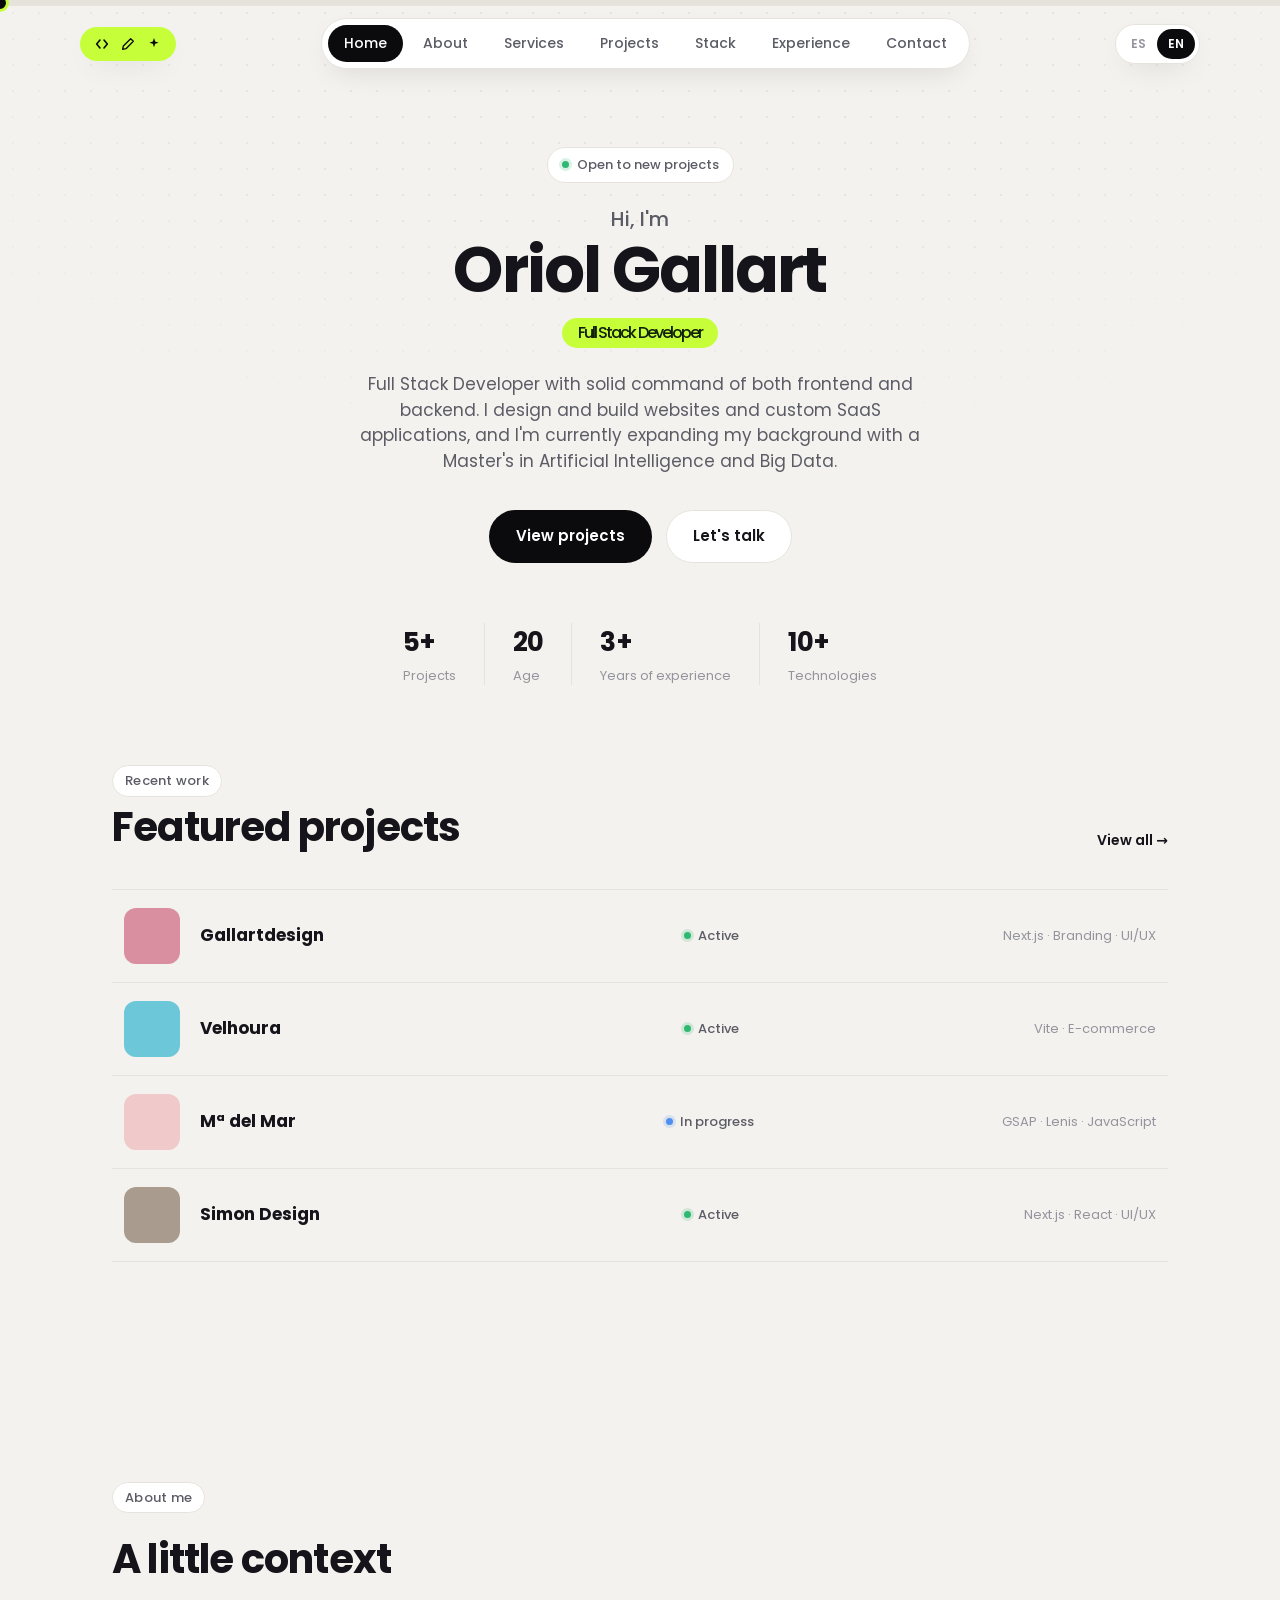
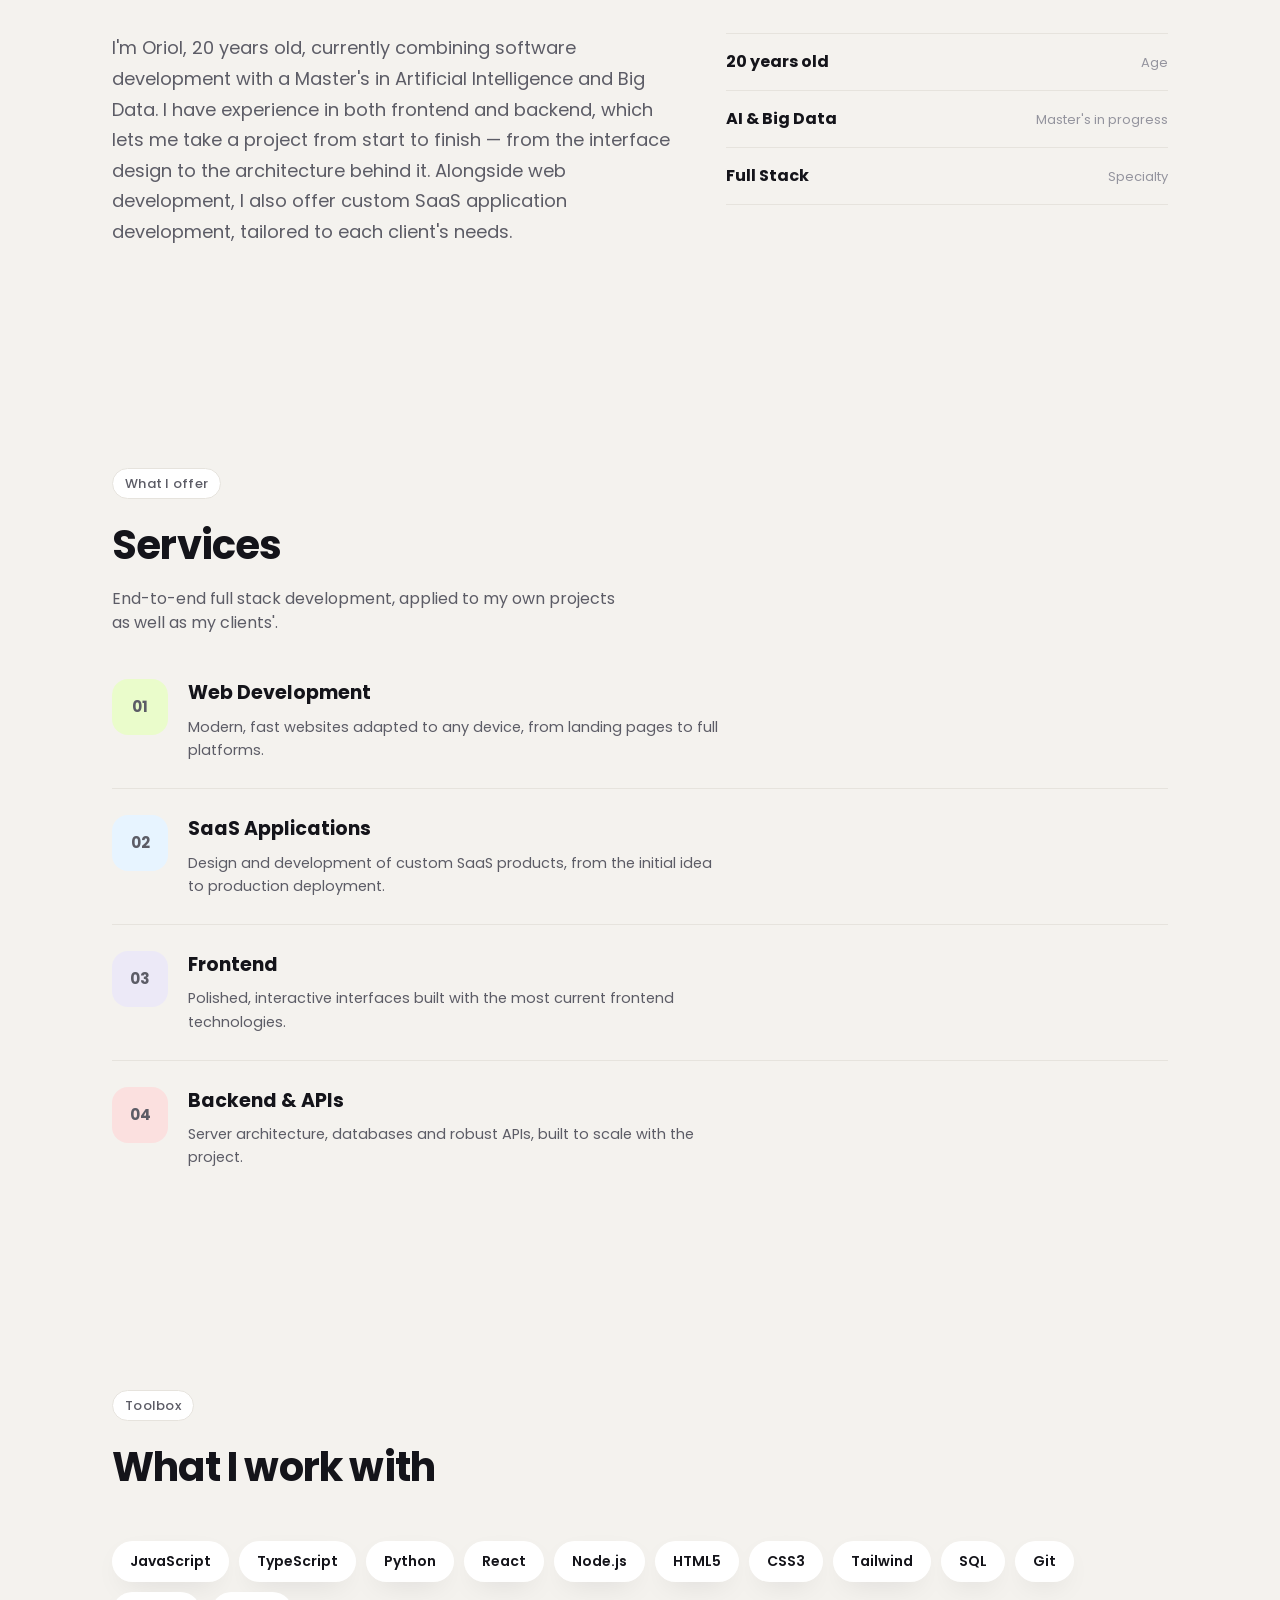
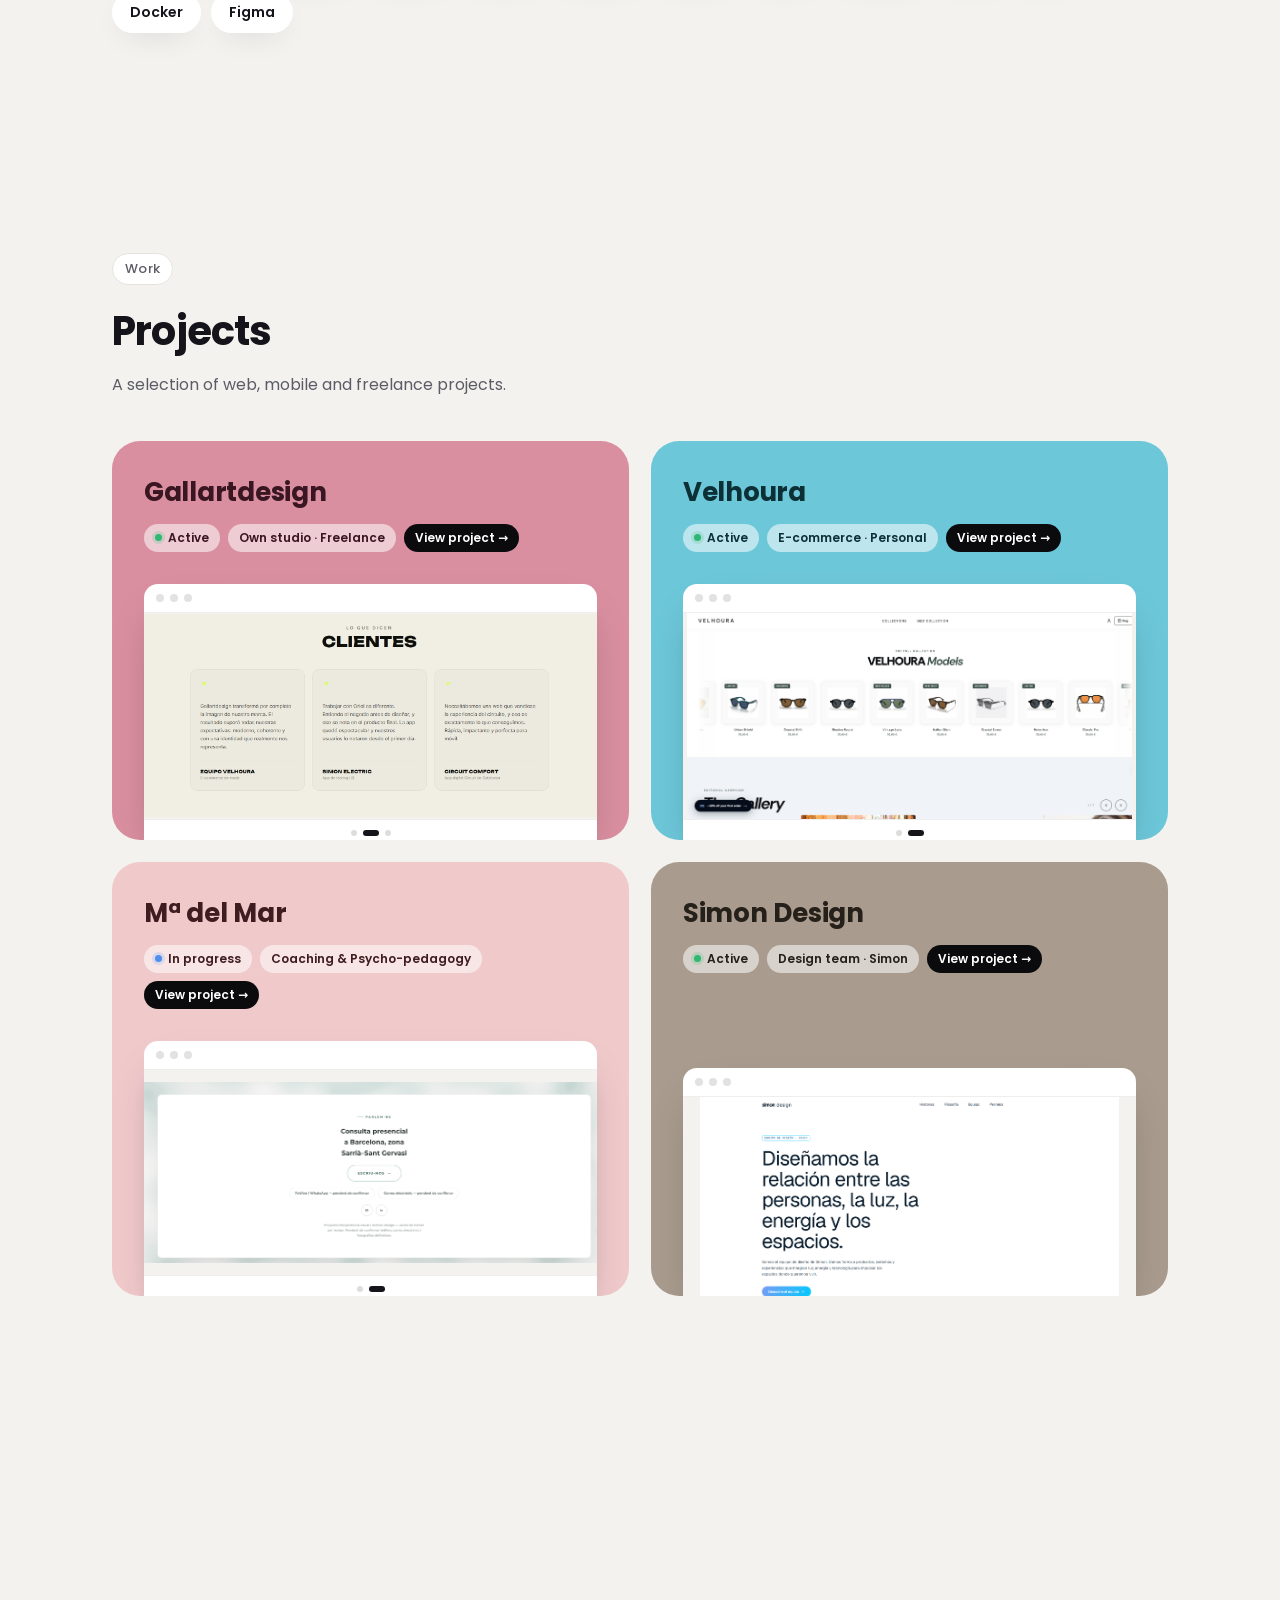
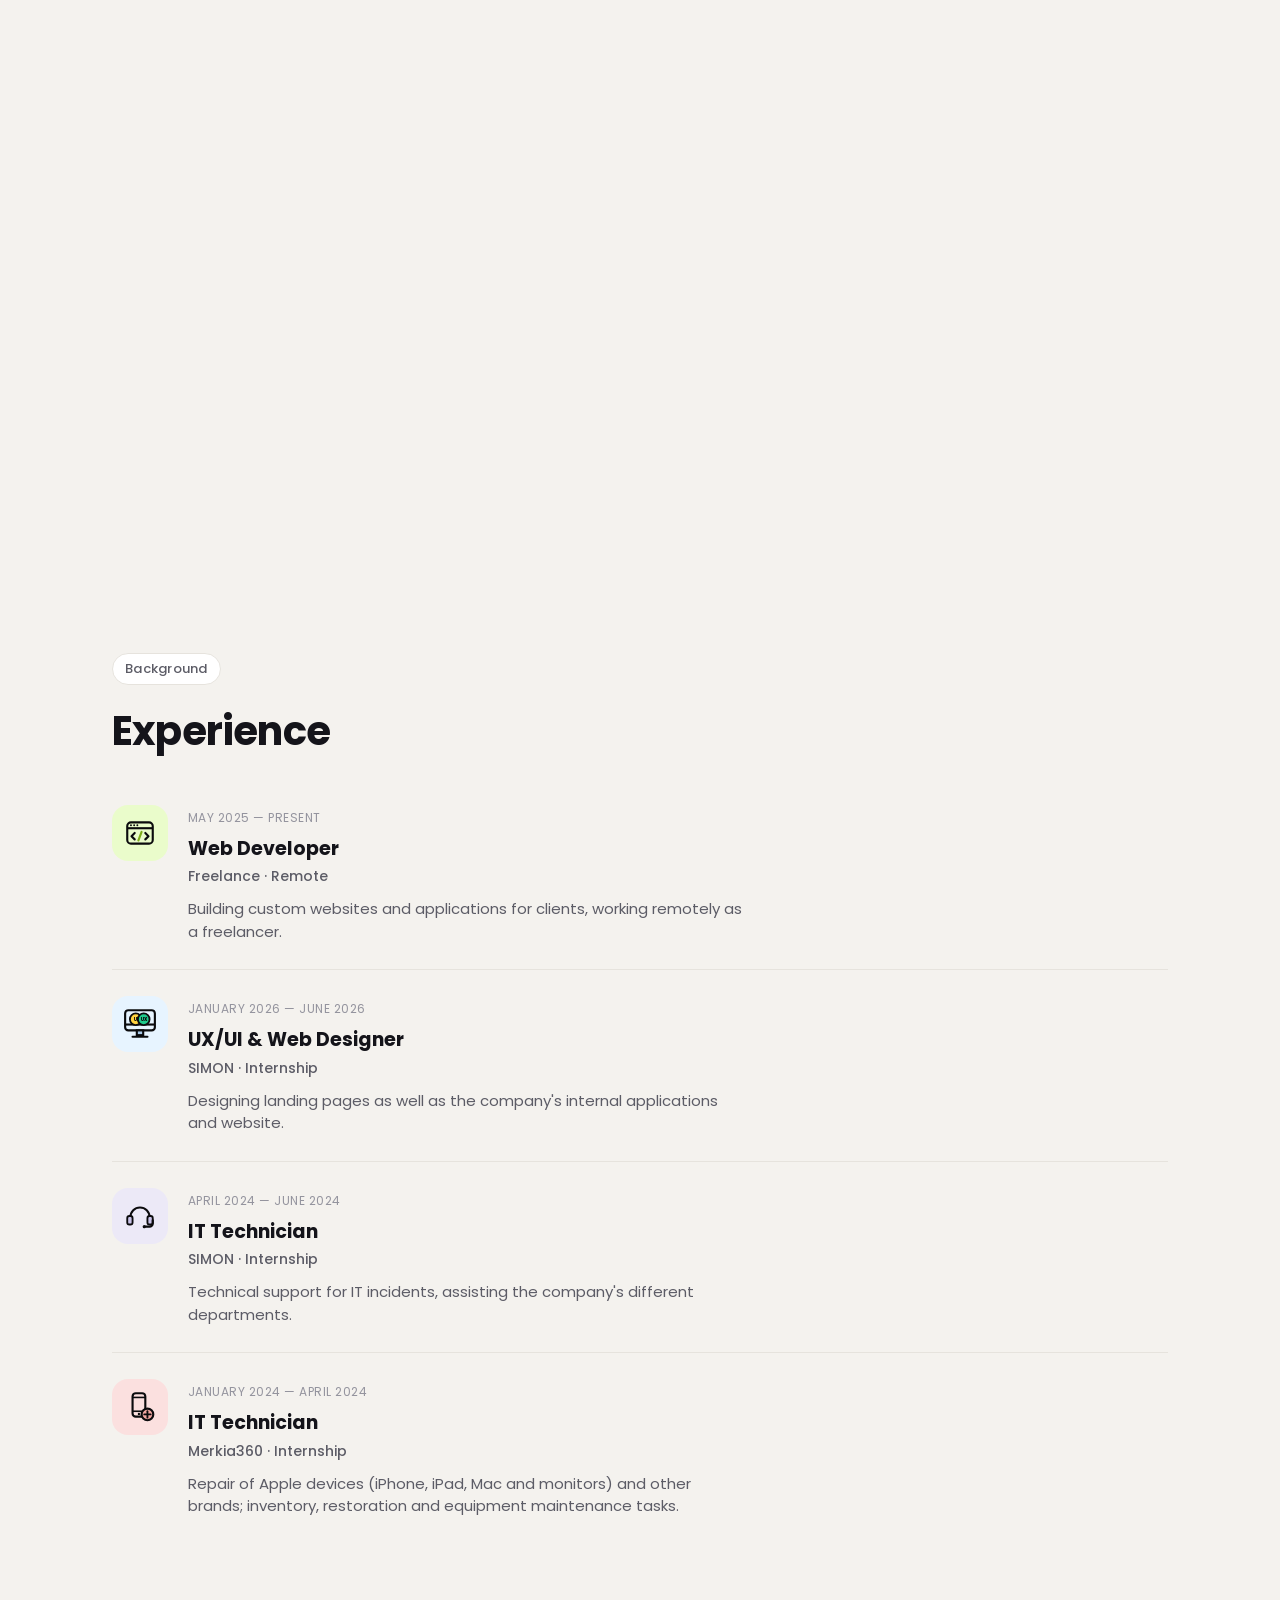
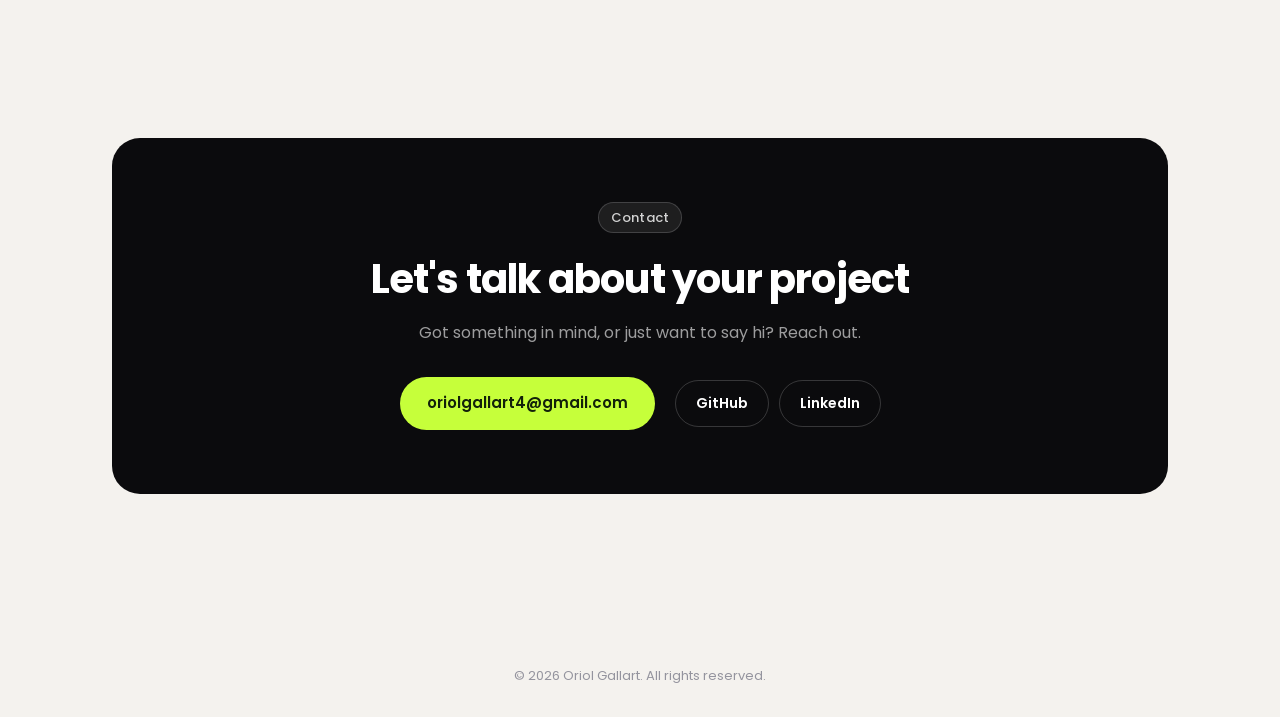
<file: index.html>
<!DOCTYPE html>
<html lang="es" data-lang="es">
<head>
<meta charset="UTF-8">
<meta name="viewport" content="width=device-width, initial-scale=1.0">
<title>Oriol Gallart — Portfolio</title>
<meta name="description" content="Portfolio de Oriol Gallart — Full Stack Developer especializado en desarrollo web y aplicaciones SaaS.">
<link rel="preconnect" href="https://fonts.googleapis.com">
<link rel="preconnect" href="https://fonts.gstatic.com" crossorigin>
<link href="https://fonts.googleapis.com/css2?family=Poppins:wght@400;500;600;700;800&display=swap" rel="stylesheet">
<link rel="stylesheet" href="css/style.css">
</head>
<body>

<div class="bg-dots" aria-hidden="true"></div>

<div class="scrollbar-track" id="scrollbarTrack">
  <div class="scrollbar-fill" id="scrollbarFill"></div>
  <div class="scrollbar-handle" id="scrollbarHandle">
    <span class="scrollbar-pct" id="scrollbarPct">0%</span>
  </div>
</div>

<header class="topbar">
  <div class="topbar-inner">
    <div class="brand-group">
      <a href="#home" class="role-badges" aria-label="Home — Developer, Designer, AI">
        <span class="role-icon" title="Developer">
          <svg viewBox="0 0 24 24" fill="none" xmlns="http://www.w3.org/2000/svg">
            <path d="M9 6L4 12L9 18" stroke="#0b0b0d" stroke-width="2.4" stroke-linecap="round" stroke-linejoin="round"/>
            <path d="M15 6L20 12L15 18" stroke="#0b0b0d" stroke-width="2.4" stroke-linecap="round" stroke-linejoin="round"/>
          </svg>
        </span>
        <span class="role-icon" title="Designer">
          <svg viewBox="0 0 24 24" fill="none" xmlns="http://www.w3.org/2000/svg">
            <path d="M4 20l1-5L16 4l4 4L9 19l-5 1z" stroke="#0b0b0d" stroke-width="2" stroke-linecap="round" stroke-linejoin="round"/>
          </svg>
        </span>
        <span class="role-icon" title="AI">
          <svg viewBox="0 0 24 24" xmlns="http://www.w3.org/2000/svg">
            <path d="M12 3l1.8 5.2L19 10l-5.2 1.8L12 17l-1.8-5.2L5 10l5.2-1.8L12 3z" fill="#0b0b0d"/>
          </svg>
        </span>
      </a>
    </div>

    <nav class="pill-nav" aria-label="Navegación principal">
      <a href="#home" class="pill-link" data-i18n="nav.home">Home</a>
      <a href="#about" class="pill-link" data-i18n="nav.about">About</a>
      <a href="#services" class="pill-link" data-i18n="nav.services">Services</a>
      <a href="#projects" class="pill-link" data-i18n="nav.projects">Projects</a>
      <a href="#stack" class="pill-link" data-i18n="nav.stack">Stack</a>
      <a href="#experience" class="pill-link" data-i18n="nav.experience">Experience</a>
      <a href="#contact" class="pill-link" data-i18n="nav.contact">Contact</a>
    </nav>

    <div class="topbar-actions">
      <div class="lang-toggle" role="group" aria-label="Selector de idioma">
        <button type="button" class="lang-btn" data-lang-btn="es">ES</button>
        <button type="button" class="lang-btn" data-lang-btn="en">EN</button>
      </div>
      <button class="menu-toggle" id="menuToggle" aria-label="Abrir menú" aria-expanded="false">
        <span></span><span></span><span></span>
      </button>
    </div>
  </div>

  <nav class="mobile-nav" id="mobileNav" aria-label="Navegación móvil">
    <a href="#home" data-i18n="nav.home">Home</a>
    <a href="#about" data-i18n="nav.about">About</a>
    <a href="#services" data-i18n="nav.services">Services</a>
    <a href="#projects" data-i18n="nav.projects">Projects</a>
    <a href="#stack" data-i18n="nav.stack">Stack</a>
    <a href="#experience" data-i18n="nav.experience">Experience</a>
    <a href="#contact" data-i18n="nav.contact">Contact</a>
  </nav>
</header>

<main>

  <!-- HERO -->
  <section id="home" class="hero section">
    <div class="hero-main">
      <div class="hero-badge">
        <span class="dot dot-live"></span>
        <span data-i18n="hero.badge">Disponible para nuevos proyectos</span>
      </div>

      <h1 class="hero-title">
        <span data-i18n="hero.hi">Hola, soy</span>
        <span class="hero-name" data-i18n="brand.name">Oriol</span>
        <span class="hero-role-inline mono-tag" data-i18n="hero.role">Full Stack Developer</span>
      </h1>

      <p class="hero-desc" data-i18n="hero.desc">
        Desarrollador Full Stack con dominio tanto de frontend como de backend. Diseño y desarrollo
        páginas web y aplicaciones SaaS a medida, y actualmente amplío mi formación con un Máster
        en Inteligencia Artificial y Big Data.
      </p>

      <div class="hero-cta">
        <a href="#projects" class="btn btn-primary" data-i18n="hero.ctaProjects">Ver proyectos</a>
        <a href="#contact" class="btn btn-outline" data-i18n="hero.ctaContact">Hablemos</a>
      </div>
    </div>

    <div class="hero-stats">
      <div class="stat">
        <span class="stat-num" data-count="5">0+</span>
        <span class="stat-label" data-i18n="hero.statProjects">Proyectos</span>
      </div>
      <div class="stat">
        <span class="stat-num" data-count="20" data-suffix="">0</span>
        <span class="stat-label" data-i18n="hero.statAge">Años</span>
      </div>
      <div class="stat">
        <span class="stat-num" data-count="3">0+</span>
        <span class="stat-label" data-i18n="hero.statYears">Años de experiencia</span>
      </div>
      <div class="stat">
        <span class="stat-num" data-count="10">0+</span>
        <span class="stat-label" data-i18n="hero.statTech">Tecnologías</span>
      </div>
    </div>
  </section>

  <!-- SELECTED WORK PREVIEW -->
  <section class="section work-preview">
    <div class="section-head-row">
      <div>
        <span class="section-kicker" data-i18n="workPreview.kicker">Trabajo reciente</span>
        <h2 class="section-title" data-i18n="workPreview.title">Proyectos destacados</h2>
      </div>
      <a href="#projects" class="link-arrow" data-i18n="workPreview.viewAll">Ver todo →</a>
    </div>

    <div class="work-list">
      <a href="projects/gallartdesign.html" class="work-row">
        <span class="work-thumb card-a"></span>
        <span class="work-title" data-i18n="projects.p1.title">Gallartdesign</span>
        <span class="work-status"><span class="dot dot-live"></span> <span data-i18n="projects.status.active">Activo</span></span>
        <span class="work-tags">Next.js · Branding · UI/UX</span>
      </a>
      <a href="projects/velhoura.html" class="work-row">
        <span class="work-thumb card-b"></span>
        <span class="work-title" data-i18n="projects.p2.title">Velhoura</span>
        <span class="work-status"><span class="dot dot-live"></span> <span data-i18n="projects.status.active">Activo</span></span>
        <span class="work-tags">Vite · E-commerce</span>
      </a>
      <a href="projects/mmarcocaching.html" class="work-row">
        <span class="work-thumb card-c"></span>
        <span class="work-title" data-i18n="projects.p3.title">Mª del Mar</span>
        <span class="work-status"><span class="dot dot-progress"></span> <span data-i18n="projects.status.progress">En desarrollo</span></span>
        <span class="work-tags">GSAP · Lenis · JavaScript</span>
      </a>
      <a href="projects/simondesign.html" class="work-row">
        <span class="work-thumb card-d"></span>
        <span class="work-title" data-i18n="projects.p4.title">Simon Design</span>
        <span class="work-status"><span class="dot dot-live"></span> <span data-i18n="projects.status.active">Activo</span></span>
        <span class="work-tags">Next.js · React · UI/UX</span>
      </a>
    </div>
  </section>

  <!-- ABOUT -->
  <section id="about" class="section">
    <div class="section-head">
      <span class="section-kicker" data-i18n="about.kicker">Sobre mí</span>
      <h2 class="section-title" data-i18n="about.title">Un poco de contexto</h2>
    </div>

    <div class="about-grid">
      <p class="about-text" data-i18n="about.text">
        Soy Oriol, tengo 20 años y compagino el desarrollo de software con la preparación de un
        Máster en Inteligencia Artificial y Big Data. Tengo experiencia tanto en frontend como en
        backend, lo que me permite abordar un proyecto de principio a fin: desde el diseño de la
        interfaz hasta la arquitectura que lo sostiene. Además del desarrollo web, ofrezco servicios
        de creación de aplicaciones SaaS a medida, adaptándome a las necesidades de cada cliente.
      </p>

      <div class="about-facts">
        <div class="fact-card">
          <span class="fact-num" data-i18n="about.fact1Num">20 años</span>
          <span class="fact-label" data-i18n="about.fact1Label">Edad</span>
        </div>
        <div class="fact-card">
          <span class="fact-num" data-i18n="about.fact2Num">IA &amp; Big Data</span>
          <span class="fact-label" data-i18n="about.fact2Label">Máster en curso</span>
        </div>
        <div class="fact-card">
          <span class="fact-num" data-i18n="about.fact3Num">Full Stack</span>
          <span class="fact-label" data-i18n="about.fact3Label">Especialidad</span>
        </div>
      </div>
    </div>
  </section>

  <!-- SERVICES -->
  <section id="services" class="section">
    <div class="section-head">
      <span class="section-kicker" data-i18n="services.kicker">Lo que ofrezco</span>
      <h2 class="section-title" data-i18n="services.title">Servicios</h2>
      <p class="section-sub" data-i18n="services.sub">Desarrollo full stack de principio a fin, aplicado tanto a proyectos propios como a los de mis clientes.</p>
    </div>

    <div class="services-list">
      <div class="service-row">
        <span class="service-icon icon-bg-1">01</span>
        <div>
          <h3 data-i18n="services.s1.title">Desarrollo Web</h3>
          <p data-i18n="services.s1.desc">Páginas web modernas, rápidas y adaptadas a cualquier dispositivo, desde landing pages hasta plataformas completas.</p>
        </div>
      </div>
      <div class="service-row">
        <span class="service-icon icon-bg-2">02</span>
        <div>
          <h3 data-i18n="services.s2.title">Aplicaciones SaaS</h3>
          <p data-i18n="services.s2.desc">Diseño y desarrollo de productos SaaS a medida, desde la idea inicial hasta el despliegue en producción.</p>
        </div>
      </div>
      <div class="service-row">
        <span class="service-icon icon-bg-3">03</span>
        <div>
          <h3 data-i18n="services.s3.title">Frontend</h3>
          <p data-i18n="services.s3.desc">Interfaces cuidadas e interactivas, construidas con las tecnologías más actuales del ecosistema frontend.</p>
        </div>
      </div>
      <div class="service-row">
        <span class="service-icon icon-bg-4">04</span>
        <div>
          <h3 data-i18n="services.s4.title">Backend &amp; APIs</h3>
          <p data-i18n="services.s4.desc">Arquitectura de servidor, bases de datos y APIs robustas, pensadas para escalar con el proyecto.</p>
        </div>
      </div>
    </div>
  </section>

  <!-- STACK -->
  <section id="stack" class="section">
    <div class="section-head">
      <span class="section-kicker" data-i18n="stack.kicker">Herramientas</span>
      <h2 class="section-title" data-i18n="stack.title">Con lo que trabajo</h2>
    </div>

    <div class="stack-grid">
      <div class="stack-item">JavaScript</div>
      <div class="stack-item">TypeScript</div>
      <div class="stack-item">Python</div>
      <div class="stack-item">React</div>
      <div class="stack-item">Node.js</div>
      <div class="stack-item">HTML5</div>
      <div class="stack-item">CSS3</div>
      <div class="stack-item">Tailwind</div>
      <div class="stack-item">SQL</div>
      <div class="stack-item">Git</div>
      <div class="stack-item">Docker</div>
      <div class="stack-item">Figma</div>
    </div>
  </section>

  <!-- PROJECTS -->
  <section id="projects" class="section">
    <div class="section-head">
      <span class="section-kicker" data-i18n="projects.kicker">Trabajo</span>
      <h2 class="section-title" data-i18n="projects.title">Proyectos</h2>
      <p class="section-sub" data-i18n="projects.sub">Una selección de proyectos web, mobile y freelance.</p>
    </div>

    <div class="projects-grid">

      <a class="project-card card-a" href="projects/gallartdesign.html">
        <div class="project-info">
          <h3 data-i18n="projects.p1.title">Gallartdesign</h3>
          <div class="project-tags">
            <span class="tag tag-status"><span class="dot dot-live"></span> <span data-i18n="projects.status.active">Activo</span></span>
            <span class="tag" data-i18n="projects.p1.client">Estudio propio · Autónomo</span>
            <span class="tag tag-link" data-i18n="projects.viewProject">Ver proyecto →</span>
          </div>
        </div>
        <div class="project-preview gallery-preview">
          <div class="mockup-window gallery-window">
            <div class="mockup-bar"><span></span><span></span><span></span></div>
            <div class="gallery-slides">
              <img src="assets/gallart-1.png" alt="Gallartdesign — sección de proyectos" class="gallery-slide is-active">
              <img src="assets/gallart-2.png" alt="Gallartdesign — testimonios de clientes" class="gallery-slide">
              <img src="assets/gallart-3.png" alt="Gallartdesign — sección de contacto" class="gallery-slide">
            </div>
            <div class="gallery-dots">
              <span class="gallery-dot is-active"></span>
              <span class="gallery-dot"></span>
              <span class="gallery-dot"></span>
            </div>
          </div>
        </div>
      </a>

      <a class="project-card card-b" href="projects/velhoura.html">
        <div class="project-info">
          <h3 data-i18n="projects.p2.title">Velhoura</h3>
          <div class="project-tags">
            <span class="tag tag-status"><span class="dot dot-live"></span> <span data-i18n="projects.status.active">Activo</span></span>
            <span class="tag" data-i18n="projects.p2.client">E-commerce · Personal</span>
            <span class="tag tag-link" data-i18n="projects.viewProject">Ver proyecto →</span>
          </div>
        </div>
        <div class="project-preview gallery-preview">
          <div class="mockup-window gallery-window">
            <div class="mockup-bar"><span></span><span></span><span></span></div>
            <div class="gallery-slides">
              <img src="assets/velhoura-1.png" alt="Velhoura — página de inicio" class="gallery-slide is-active">
              <img src="assets/velhoura-2.png" alt="Velhoura — catálogo de modelos" class="gallery-slide">
            </div>
            <div class="gallery-dots">
              <span class="gallery-dot is-active"></span>
              <span class="gallery-dot"></span>
            </div>
          </div>
        </div>
      </a>

      <a class="project-card card-c" href="projects/mmarcocaching.html">
        <div class="project-info">
          <h3 data-i18n="projects.p3.title">Mª del Mar</h3>
          <div class="project-tags">
            <span class="tag tag-status"><span class="dot dot-progress"></span> <span data-i18n="projects.status.progress">En desarrollo</span></span>
            <span class="tag" data-i18n="projects.p3.client">Cliente · Freelance</span>
            <span class="tag tag-link" data-i18n="projects.viewProject">Ver proyecto →</span>
          </div>
        </div>
        <div class="project-preview gallery-preview">
          <div class="mockup-window gallery-window">
            <div class="mockup-bar"><span></span><span></span><span></span></div>
            <div class="gallery-slides">
              <img src="assets/mmarcocaching-1.png" alt="Mª del Mar — hero" class="gallery-slide is-active">
              <img src="assets/mmarcocaching-2.png" alt="Mª del Mar — sección de contacto" class="gallery-slide">
            </div>
            <div class="gallery-dots">
              <span class="gallery-dot is-active"></span>
              <span class="gallery-dot"></span>
            </div>
          </div>
        </div>
      </a>

      <a class="project-card card-d" href="projects/simondesign.html">
        <div class="project-info">
          <h3 data-i18n="projects.p4.title">Simon Design</h3>
          <div class="project-tags">
            <span class="tag tag-status"><span class="dot dot-live"></span> <span data-i18n="projects.status.active">Activo</span></span>
            <span class="tag" data-i18n="projects.p4.client">Equipo de diseño · Simon</span>
            <span class="tag tag-link" data-i18n="projects.viewProject">Ver proyecto →</span>
          </div>
        </div>
        <div class="project-preview gallery-preview">
          <div class="mockup-window gallery-window">
            <div class="mockup-bar"><span></span><span></span><span></span></div>
            <div class="gallery-slides">
              <img src="assets/simondesign-1.png" alt="Simon Design — página de inicio" class="gallery-slide is-active">
            </div>
          </div>
        </div>
      </a>

    </div>
  </section>

  <!-- GALLARTDESIGN CTA -->
  <section class="section">
    <div class="studio-cta">
      <div class="studio-cta-content">
        <h2 class="studio-cta-title" data-i18n="studioCta.title">¿Buscas branding o una web con impacto?</h2>
        <p class="studio-cta-sub" data-i18n="studioCta.sub">Fundé Gallartdesign, un estudio de diseño que transforma marcas con branding, identidad visual y diseño web modernos.</p>

        <div class="studio-cta-stats">
          <div class="studio-stat">
            <span class="studio-stat-num">5+</span>
            <span class="studio-stat-label" data-i18n="studioCta.stat1">Años de experiencia</span>
          </div>
          <div class="studio-stat">
            <span class="studio-stat-num">30+</span>
            <span class="studio-stat-label" data-i18n="studioCta.stat2">Proyectos entregados</span>
          </div>
          <div class="studio-stat">
            <span class="studio-stat-num">100%</span>
            <span class="studio-stat-label" data-i18n="studioCta.stat3">Clientes satisfechos</span>
          </div>
        </div>

        <div class="studio-cta-actions">
          <a href="https://gallartdesign.vercel.app/" target="_blank" rel="noopener" class="btn btn-primary">
            <span data-i18n="studioCta.visit">Visitar Gallartdesign</span> ↗
          </a>
          <a href="mailto:oriolgallart4@gmail.com" class="studio-cta-email">oriolgallart4@gmail.com</a>
        </div>
      </div>

      <div class="studio-cta-orbs" aria-hidden="true">
        <span class="orb orb-1"></span>
        <span class="orb orb-2"></span>
        <span class="orb orb-3"></span>
      </div>
    </div>
  </section>

  <!-- EXPERIENCE -->
  <section id="experience" class="section">
    <div class="section-head">
      <span class="section-kicker" data-i18n="experience.kicker">Trayectoria</span>
      <h2 class="section-title" data-i18n="experience.title">Experiencia</h2>
    </div>

    <div class="timeline">
      <div class="timeline-item">
        <div class="timeline-icon icon-bg-1">
          <svg viewBox="0 0 64 64" fill="none" xmlns="http://www.w3.org/2000/svg">
            <rect x="8" y="12" width="48" height="40" rx="7" stroke="#0b0b0d" stroke-width="4"/>
            <line x1="8" y1="23" x2="56" y2="23" stroke="#0b0b0d" stroke-width="4"/>
            <circle cx="15" cy="17.5" r="1.8" fill="#0b0b0d"/>
            <circle cx="21" cy="17.5" r="1.8" fill="#0b0b0d"/>
            <circle cx="27" cy="17.5" r="1.8" fill="#0b0b0d"/>
            <path d="M22 32 L16 38 L22 44" stroke="#0b0b0d" stroke-width="4" stroke-linecap="round" stroke-linejoin="round"/>
            <path d="M42 32 L48 38 L42 44" stroke="#0b0b0d" stroke-width="4" stroke-linecap="round" stroke-linejoin="round"/>
            <line x1="35" y1="30" x2="29" y2="46" stroke="#7fae1a" stroke-width="4" stroke-linecap="round"/>
          </svg>
        </div>
        <div class="timeline-content">
          <span class="timeline-date" data-i18n="experience.e1.date">Mayo 2025 — Actualidad</span>
          <h3 data-i18n="experience.e1.role">Desarrollador Web</h3>
          <span class="timeline-company" data-i18n="experience.e1.company">Autónomo · Remoto</span>
          <p data-i18n="experience.e1.desc">Desarrollo de páginas web y aplicaciones a medida para clientes, trabajando en remoto de forma autónoma.</p>
        </div>
      </div>
      <div class="timeline-item">
        <div class="timeline-icon icon-bg-2">
          <svg viewBox="0 0 64 64" fill="none" xmlns="http://www.w3.org/2000/svg">
            <rect x="4" y="6" width="56" height="38" rx="6" stroke="#0b0b0d" stroke-width="4"/>
            <line x1="4" y1="33" x2="60" y2="33" stroke="#0b0b0d" stroke-width="4"/>
            <rect x="26" y="44" width="12" height="9" fill="#a9c9e8" stroke="#0b0b0d" stroke-width="4"/>
            <line x1="18" y1="56" x2="46" y2="56" stroke="#0b0b0d" stroke-width="4" stroke-linecap="round"/>
            <circle cx="24" cy="23" r="11" fill="#ffd23f" stroke="#0b0b0d" stroke-width="3.5"/>
            <circle cx="39" cy="23" r="11" fill="#1ecb8c" stroke="#0b0b0d" stroke-width="3.5"/>
            <text x="24" y="27" text-anchor="middle" font-family="Poppins, Arial, sans-serif" font-weight="800" font-size="8.5" fill="#0b0b0d">UI</text>
            <text x="39" y="27" text-anchor="middle" font-family="Poppins, Arial, sans-serif" font-weight="800" font-size="8.5" fill="#0b0b0d">UX</text>
          </svg>
        </div>
        <div class="timeline-content">
          <span class="timeline-date" data-i18n="experience.e2.date">Enero 2026 — Junio 2026</span>
          <h3 data-i18n="experience.e2.role">UX/UI &amp; Web Designer</h3>
          <span class="timeline-company" data-i18n="experience.e2.company">SIMON · Prácticas</span>
          <p data-i18n="experience.e2.desc">Diseño de landing pages y de las aplicaciones internas y la página web de la empresa.</p>
        </div>
      </div>
      <div class="timeline-item">
        <div class="timeline-icon icon-bg-3">
          <svg viewBox="0 0 64 64" fill="none" xmlns="http://www.w3.org/2000/svg">
            <path d="M14 34 a18 18 0 0 1 36 0" stroke="#0b0b0d" stroke-width="4" stroke-linecap="round"/>
            <rect x="8" y="32" width="10" height="16" rx="4" fill="#c9c2e8" stroke="#0b0b0d" stroke-width="3.5"/>
            <rect x="46" y="32" width="10" height="16" rx="4" fill="#c9c2e8" stroke="#0b0b0d" stroke-width="3.5"/>
            <path d="M56 40 v6 a6 6 0 0 1 -6 6 h-8" stroke="#0b0b0d" stroke-width="4" stroke-linecap="round" stroke-linejoin="round"/>
            <circle cx="40" cy="52" r="3" fill="#0b0b0d"/>
          </svg>
        </div>
        <div class="timeline-content">
          <span class="timeline-date" data-i18n="experience.e3.date">Abril 2024 — Junio 2024</span>
          <h3 data-i18n="experience.e3.role">Técnico Informático</h3>
          <span class="timeline-company" data-i18n="experience.e3.company">SIMON · Prácticas</span>
          <p data-i18n="experience.e3.desc">Soporte técnico en incidencias informáticas y asistencia a los distintos departamentos de la empresa.</p>
        </div>
      </div>
      <div class="timeline-item">
        <div class="timeline-icon icon-bg-4">
          <svg viewBox="0 0 64 64" fill="none" xmlns="http://www.w3.org/2000/svg">
            <rect x="18" y="6" width="24" height="44" rx="6" stroke="#0b0b0d" stroke-width="4"/>
            <line x1="18" y1="14" x2="42" y2="14" stroke="#0b0b0d" stroke-width="3"/>
            <line x1="18" y1="40" x2="42" y2="40" stroke="#0b0b0d" stroke-width="3"/>
            <circle cx="30" cy="45" r="2.2" fill="#0b0b0d"/>
            <circle cx="46" cy="46" r="11" fill="#f2a6a1" stroke="#0b0b0d" stroke-width="4"/>
            <line x1="40" y1="46" x2="52" y2="46" stroke="#0b0b0d" stroke-width="3.5" stroke-linecap="round"/>
            <line x1="46" y1="40" x2="46" y2="52" stroke="#0b0b0d" stroke-width="3.5" stroke-linecap="round"/>
          </svg>
        </div>
        <div class="timeline-content">
          <span class="timeline-date" data-i18n="experience.e4.date">Enero 2024 — Abril 2024</span>
          <h3 data-i18n="experience.e4.role">Técnico Informático</h3>
          <span class="timeline-company" data-i18n="experience.e4.company">Merkia360 · Prácticas</span>
          <p data-i18n="experience.e4.desc">Reparación de dispositivos Apple (iPhone, iPad, Mac y monitores) y de otras marcas; tareas de inventario, restauración y mantenimiento de equipos.</p>
        </div>
      </div>
    </div>
  </section>

  <!-- CONTACT -->
  <section id="contact" class="section section-contact">
    <div class="contact-card">
      <span class="section-kicker" data-i18n="contact.kicker">Contacto</span>
      <h2 class="section-title" data-i18n="contact.title">Hablemos de tu proyecto</h2>
      <p class="section-sub" data-i18n="contact.sub">
        ¿Tienes algo en mente o simplemente quieres saludar? Escríbeme.
      </p>

      <div class="contact-actions">
        <a href="mailto:oriolgallart4@gmail.com" class="btn btn-primary" data-i18n="contact.emailBtn">oriolgallart4@gmail.com</a>
        <div class="social-links">
          <a href="#" class="social-link" aria-label="GitHub" target="_blank" rel="noopener">GitHub</a>
          <a href="#" class="social-link" aria-label="LinkedIn" target="_blank" rel="noopener">LinkedIn</a>
        </div>
      </div>
    </div>
  </section>

</main>

<footer class="footer">
  <p>© <span id="year"></span> <span data-i18n="brand.name">Oriol</span>. <span data-i18n="footer.rights">Todos los derechos reservados.</span></p>
</footer>

<script src="js/i18n.js"></script>
<script src="js/main.js"></script>
</body>
</html>
</file>
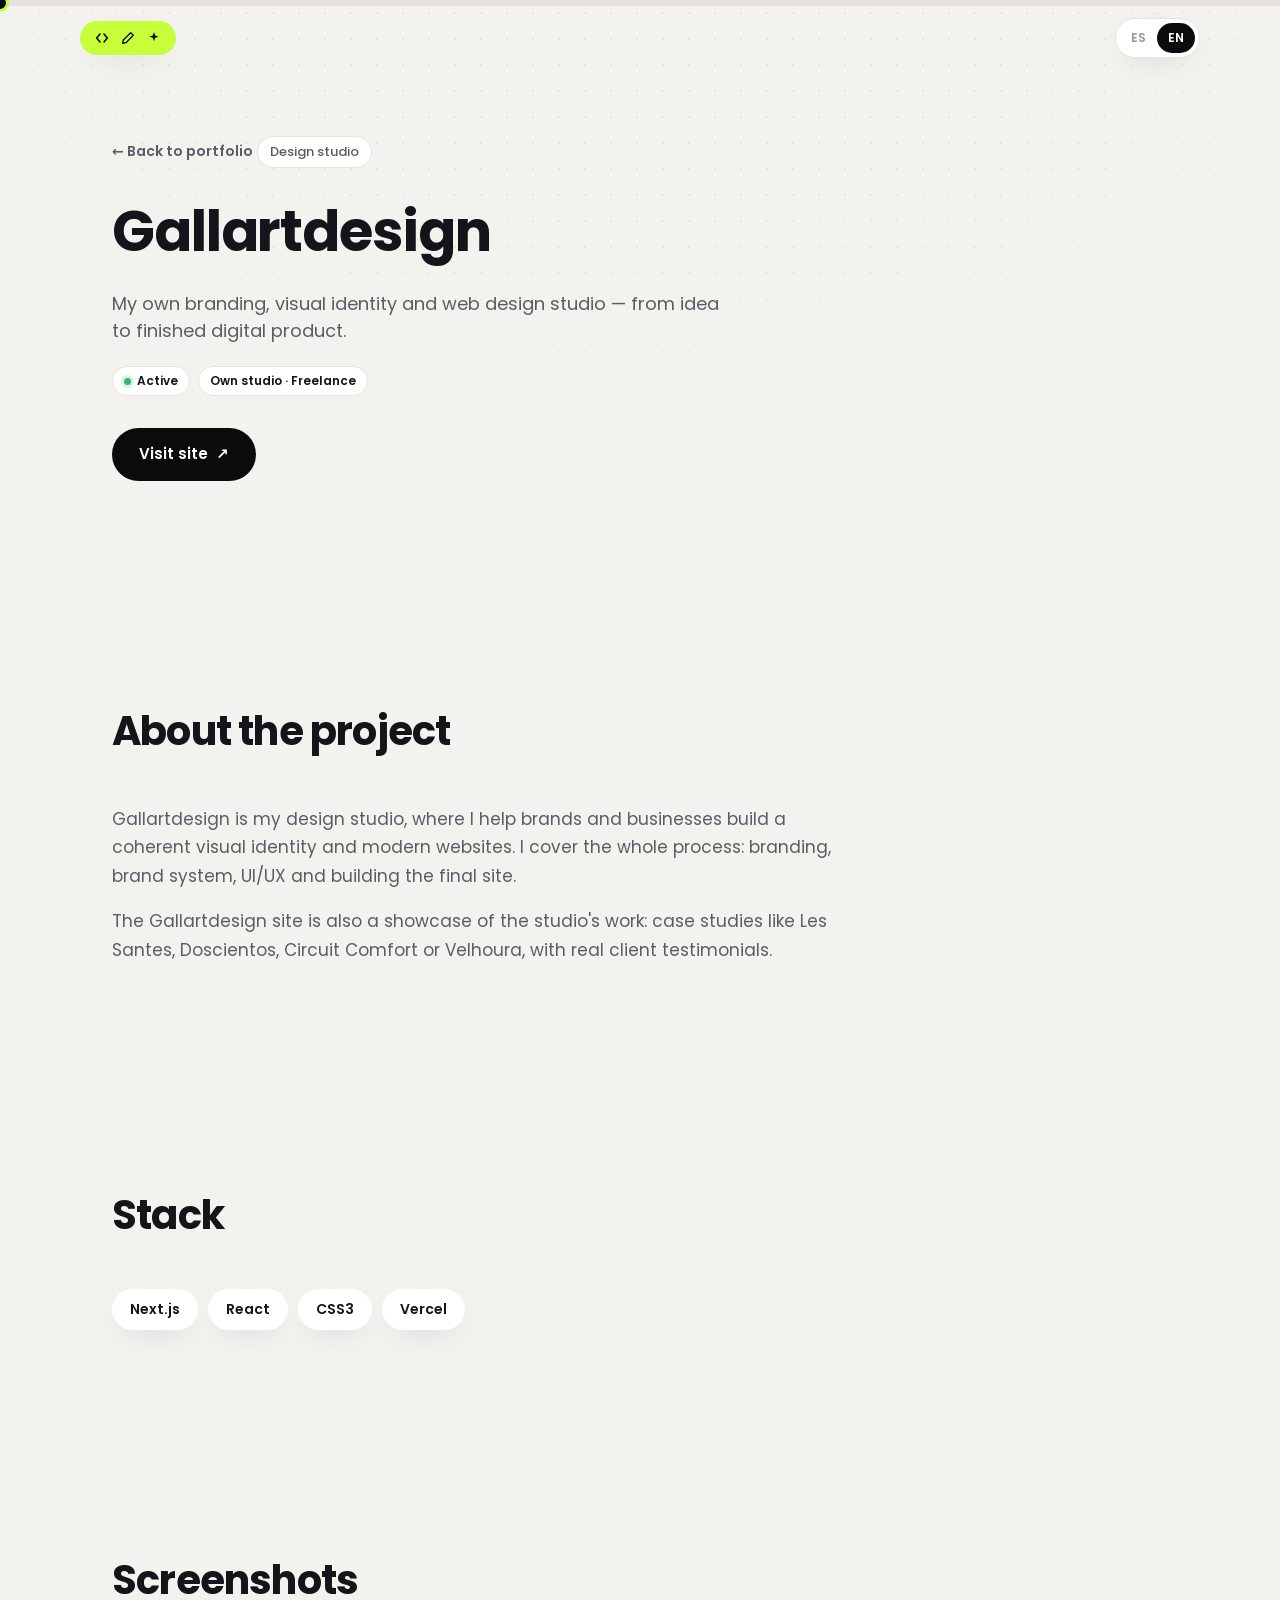
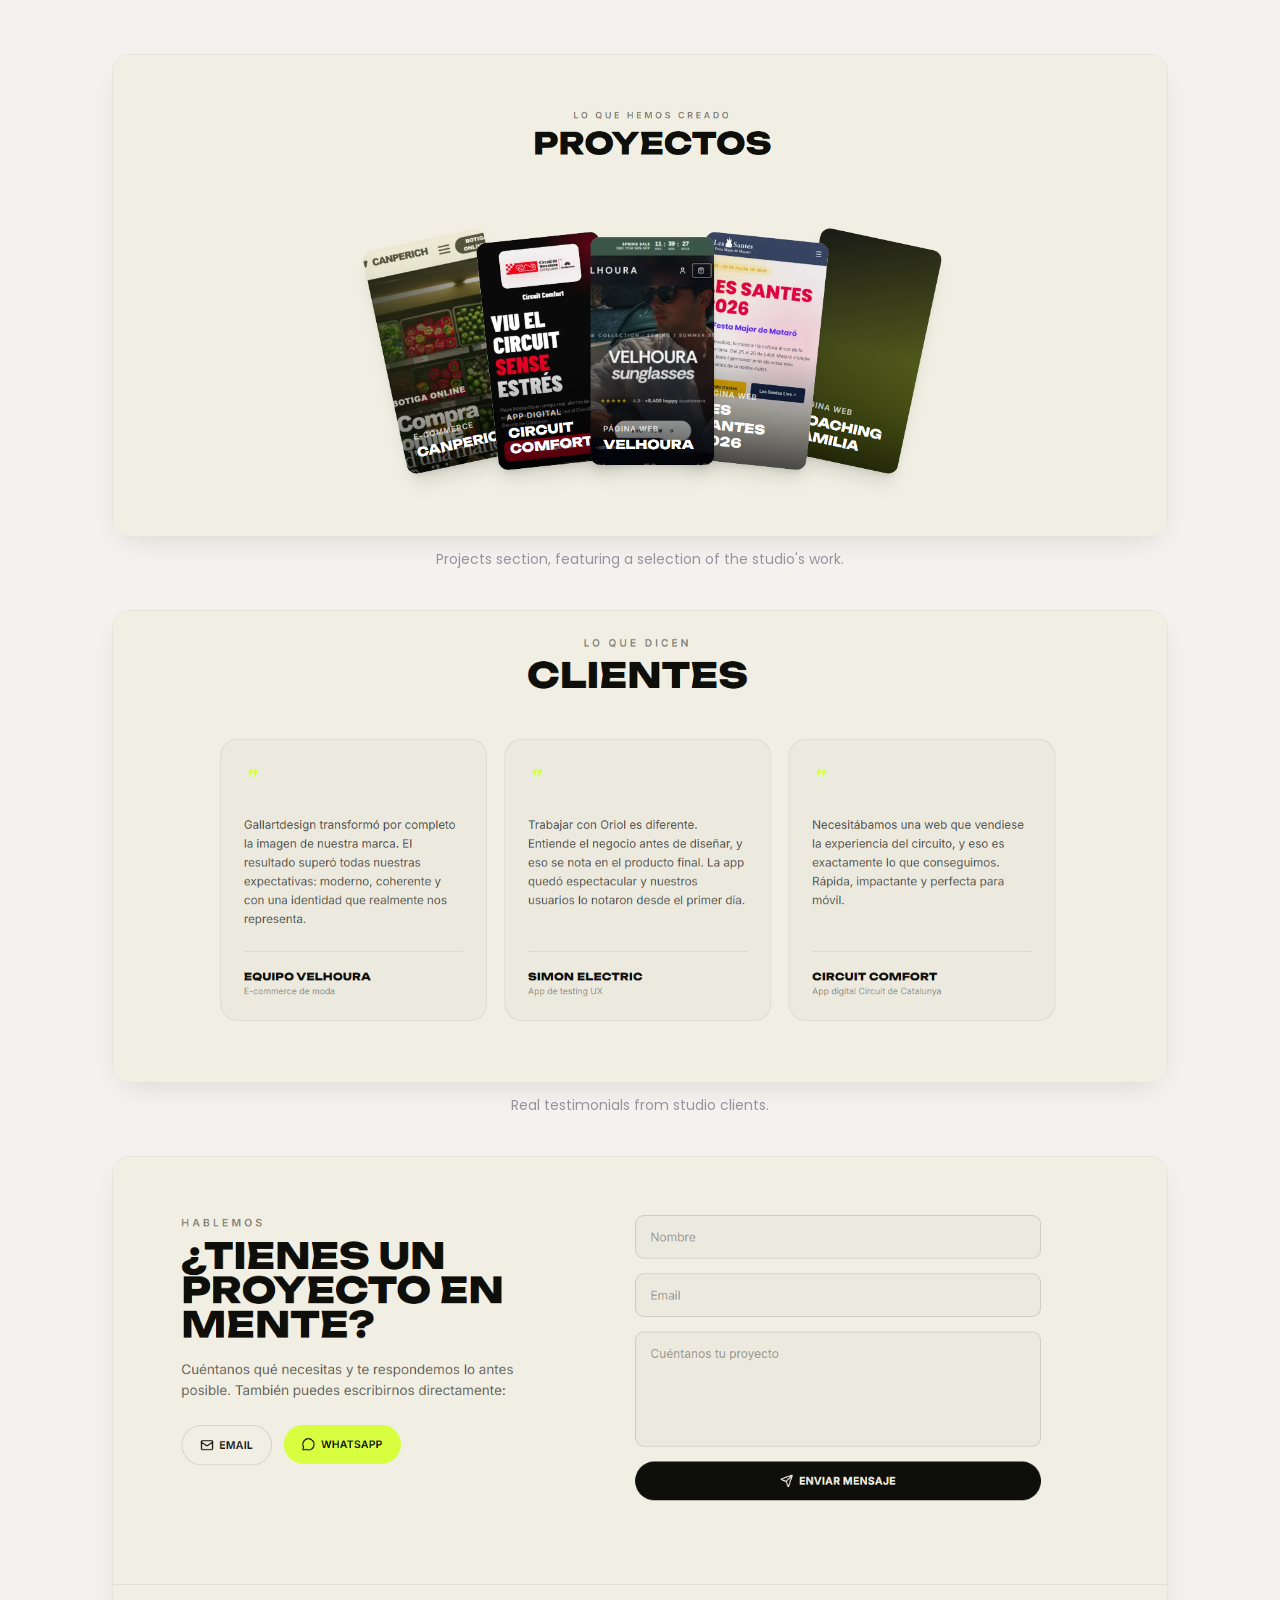
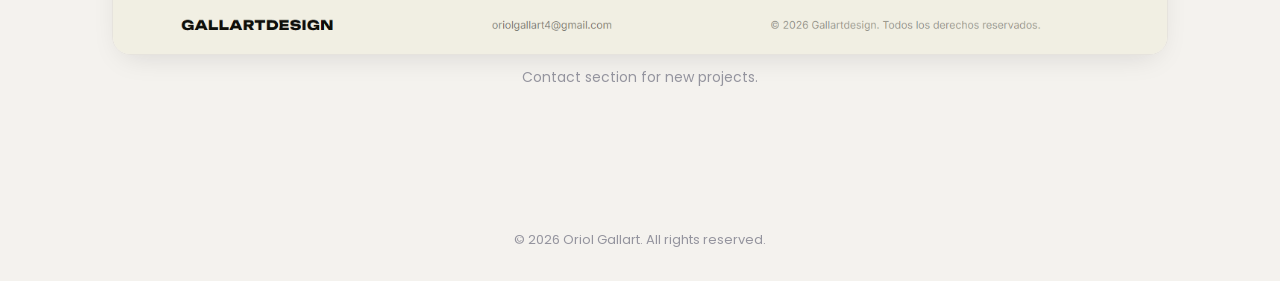
<file: projects/gallartdesign.html>
<!DOCTYPE html>
<html lang="es" data-lang="es">
<head>
<meta charset="UTF-8">
<meta name="viewport" content="width=device-width, initial-scale=1.0">
<title>Gallartdesign — Proyecto de Oriol Gallart</title>
<meta name="description" content="Gallartdesign — estudio de diseño y desarrollo web de Oriol Gallart.">
<link rel="preconnect" href="https://fonts.googleapis.com">
<link rel="preconnect" href="https://fonts.gstatic.com" crossorigin>
<link href="https://fonts.googleapis.com/css2?family=Poppins:wght@400;500;600;700;800&display=swap" rel="stylesheet">
<link rel="stylesheet" href="../css/style.css">
</head>
<body>

<div class="bg-dots" aria-hidden="true"></div>

<div class="scrollbar-track" id="scrollbarTrack">
  <div class="scrollbar-fill" id="scrollbarFill"></div>
  <div class="scrollbar-handle" id="scrollbarHandle">
    <span class="scrollbar-pct" id="scrollbarPct">0%</span>
  </div>
</div>

<header class="topbar">
  <div class="topbar-inner">
    <div class="brand-group">
      <a href="../index.html" class="role-badges" aria-label="Portfolio de Oriol Gallart — Developer, Designer, AI">
        <span class="role-icon" title="Developer">
          <svg viewBox="0 0 24 24" fill="none" xmlns="http://www.w3.org/2000/svg">
            <path d="M9 6L4 12L9 18" stroke="#0b0b0d" stroke-width="2.4" stroke-linecap="round" stroke-linejoin="round"/>
            <path d="M15 6L20 12L15 18" stroke="#0b0b0d" stroke-width="2.4" stroke-linecap="round" stroke-linejoin="round"/>
          </svg>
        </span>
        <span class="role-icon" title="Designer">
          <svg viewBox="0 0 24 24" fill="none" xmlns="http://www.w3.org/2000/svg">
            <path d="M4 20l1-5L16 4l4 4L9 19l-5 1z" stroke="#0b0b0d" stroke-width="2" stroke-linecap="round" stroke-linejoin="round"/>
          </svg>
        </span>
        <span class="role-icon" title="AI">
          <svg viewBox="0 0 24 24" xmlns="http://www.w3.org/2000/svg">
            <path d="M12 3l1.8 5.2L19 10l-5.2 1.8L12 17l-1.8-5.2L5 10l5.2-1.8L12 3z" fill="#0b0b0d"/>
          </svg>
        </span>
      </a>
    </div>

    <div class="topbar-actions">
      <div class="lang-toggle" role="group" aria-label="Selector de idioma">
        <button type="button" class="lang-btn" data-lang-btn="es">ES</button>
        <button type="button" class="lang-btn" data-lang-btn="en">EN</button>
      </div>
    </div>
  </div>
</header>

<main>

  <!-- HERO -->
  <section class="section detail-hero">
    <a href="../index.html#projects" class="back-link" data-i18n="detail.back">← Volver al portfolio</a>

    <span class="detail-kicker" data-i18n="gallart.kicker">Estudio de diseño</span>
    <h1 class="detail-title">Gallartdesign</h1>
    <p class="detail-tagline" data-i18n="gallart.tagline">
      Estudio propio de branding, identidad visual y diseño web — de la idea al producto digital terminado.
    </p>

    <div class="detail-tags">
      <span class="tag tag-status"><span class="dot dot-live"></span> <span data-i18n="projects.status.active">Activo</span></span>
      <span class="tag" data-i18n="projects.p1.client">Estudio propio · Autónomo</span>
    </div>

    <div class="detail-actions">
      <a href="https://gallartdesign.vercel.app/" target="_blank" rel="noopener" class="btn btn-primary">
        <span data-i18n="detail.visitSite">Visitar sitio</span> ↗
      </a>
    </div>
  </section>

  <!-- ABOUT -->
  <section class="section detail-about">
    <div class="section-head">
      <h2 class="section-title" data-i18n="detail.aboutTitle">Sobre el proyecto</h2>
    </div>
    <p data-i18n="gallart.desc1">
      Gallartdesign es mi estudio de diseño, donde ayudo a marcas y negocios a construir una identidad visual
      coherente y páginas web modernas. Cubro todo el proceso: branding, sistema de marca, UI/UX y desarrollo
      del sitio final.
    </p>
    <p data-i18n="gallart.desc2">
      El propio sitio de Gallartdesign es también un escaparate del trabajo del estudio: casos como Les
      Santes, Doscientos, Circuit Comfort o Velhoura, con testimonios reales de clientes.
    </p>
  </section>

  <!-- STACK -->
  <section class="section detail-stack">
    <div class="section-head">
      <h2 class="section-title" data-i18n="detail.stackTitle">Stack</h2>
    </div>
    <div class="stack-grid">
      <div class="stack-item">Next.js</div>
      <div class="stack-item">React</div>
      <div class="stack-item">CSS3</div>
      <div class="stack-item">Vercel</div>
    </div>
  </section>

  <!-- GALLERY -->
  <section class="section detail-gallery">
    <div class="section-head">
      <h2 class="section-title" data-i18n="detail.galleryTitle">Capturas</h2>
    </div>
    <div class="detail-shots">
      <figure class="detail-shot">
        <img src="../assets/gallart-1.png" alt="Gallartdesign — sección de proyectos">
        <figcaption data-i18n="gallart.shot1">Sección de proyectos, con una selección de trabajos del estudio.</figcaption>
      </figure>
      <figure class="detail-shot">
        <img src="../assets/gallart-2.png" alt="Gallartdesign — testimonios de clientes">
        <figcaption data-i18n="gallart.shot2">Testimonios reales de clientes del estudio.</figcaption>
      </figure>
      <figure class="detail-shot">
        <img src="../assets/gallart-3.png" alt="Gallartdesign — sección de contacto">
        <figcaption data-i18n="gallart.shot3">Sección de contacto para nuevos proyectos.</figcaption>
      </figure>
    </div>
  </section>

</main>

<footer class="footer">
  <p>© <span id="year"></span> <span data-i18n="brand.name">Oriol</span>. <span data-i18n="footer.rights">Todos los derechos reservados.</span></p>
</footer>

<script src="../js/i18n.js"></script>
<script src="../js/main.js"></script>
</body>
</html>
</file>
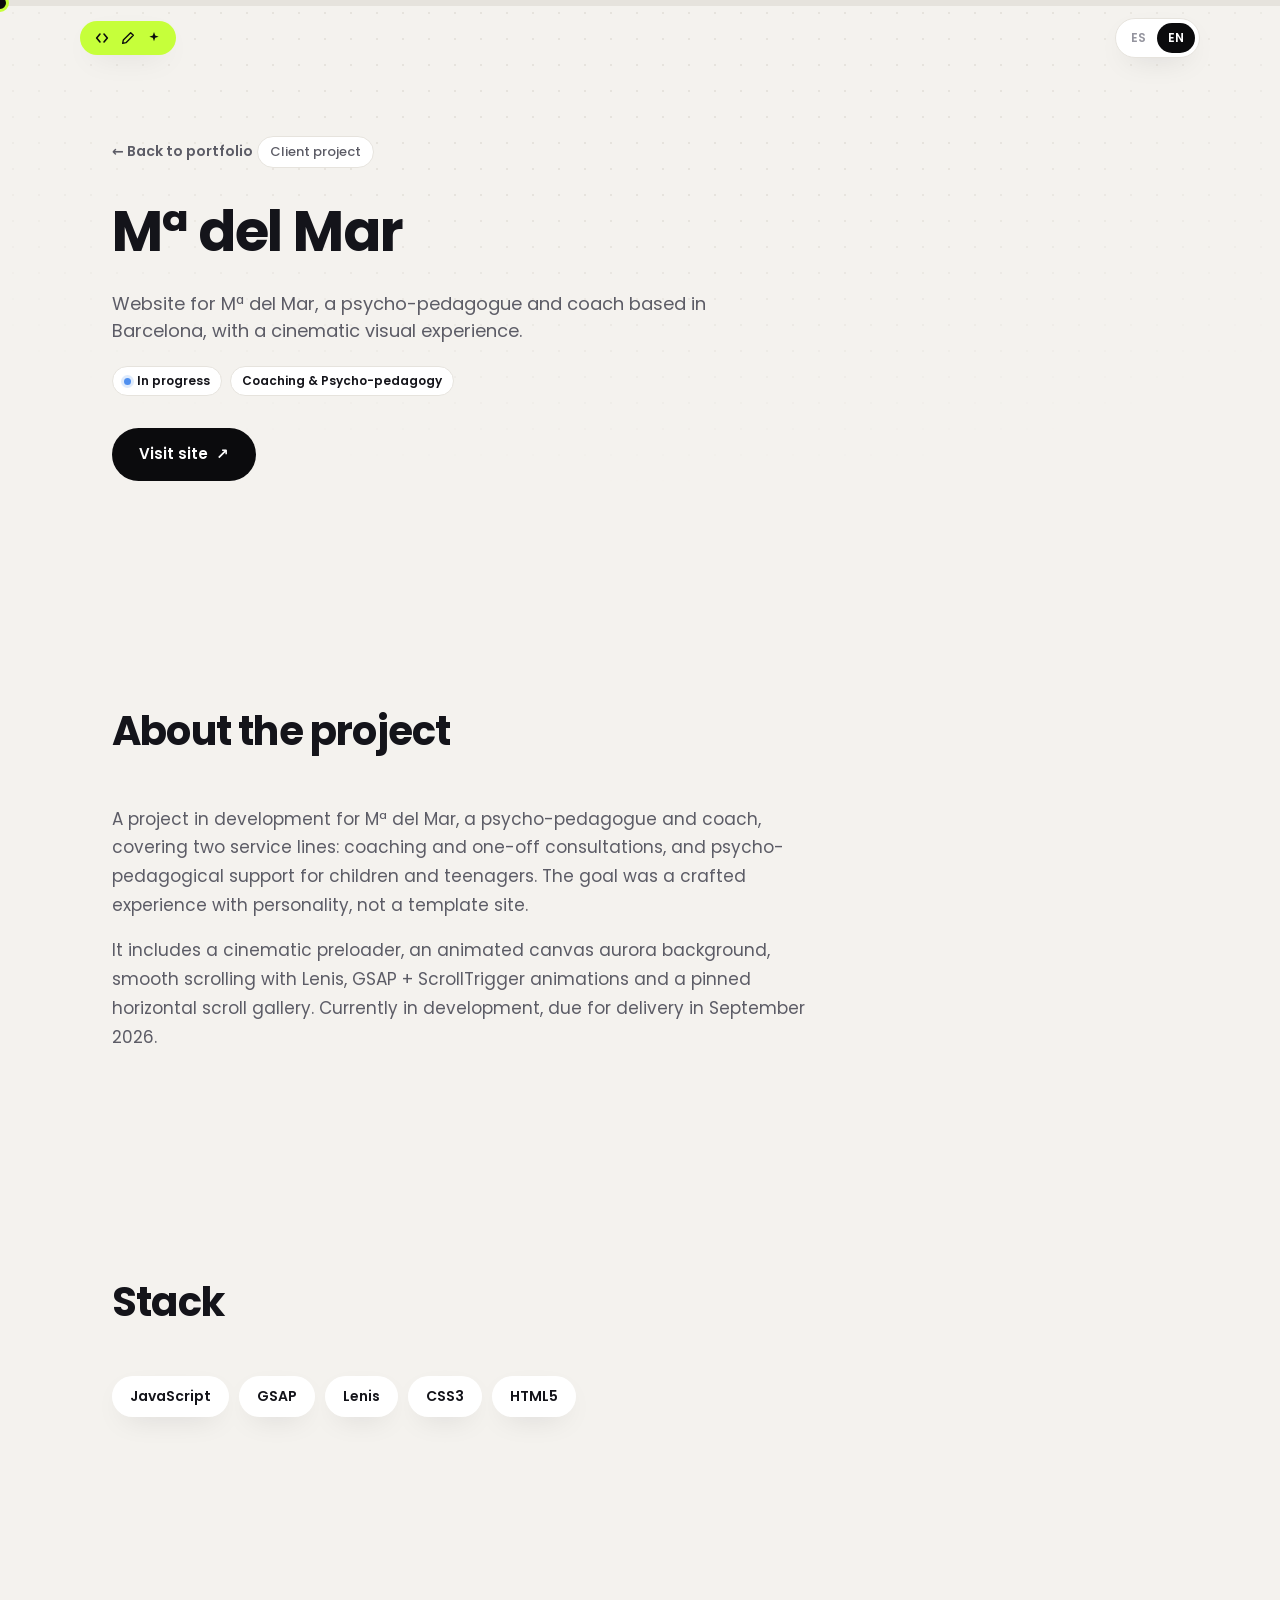
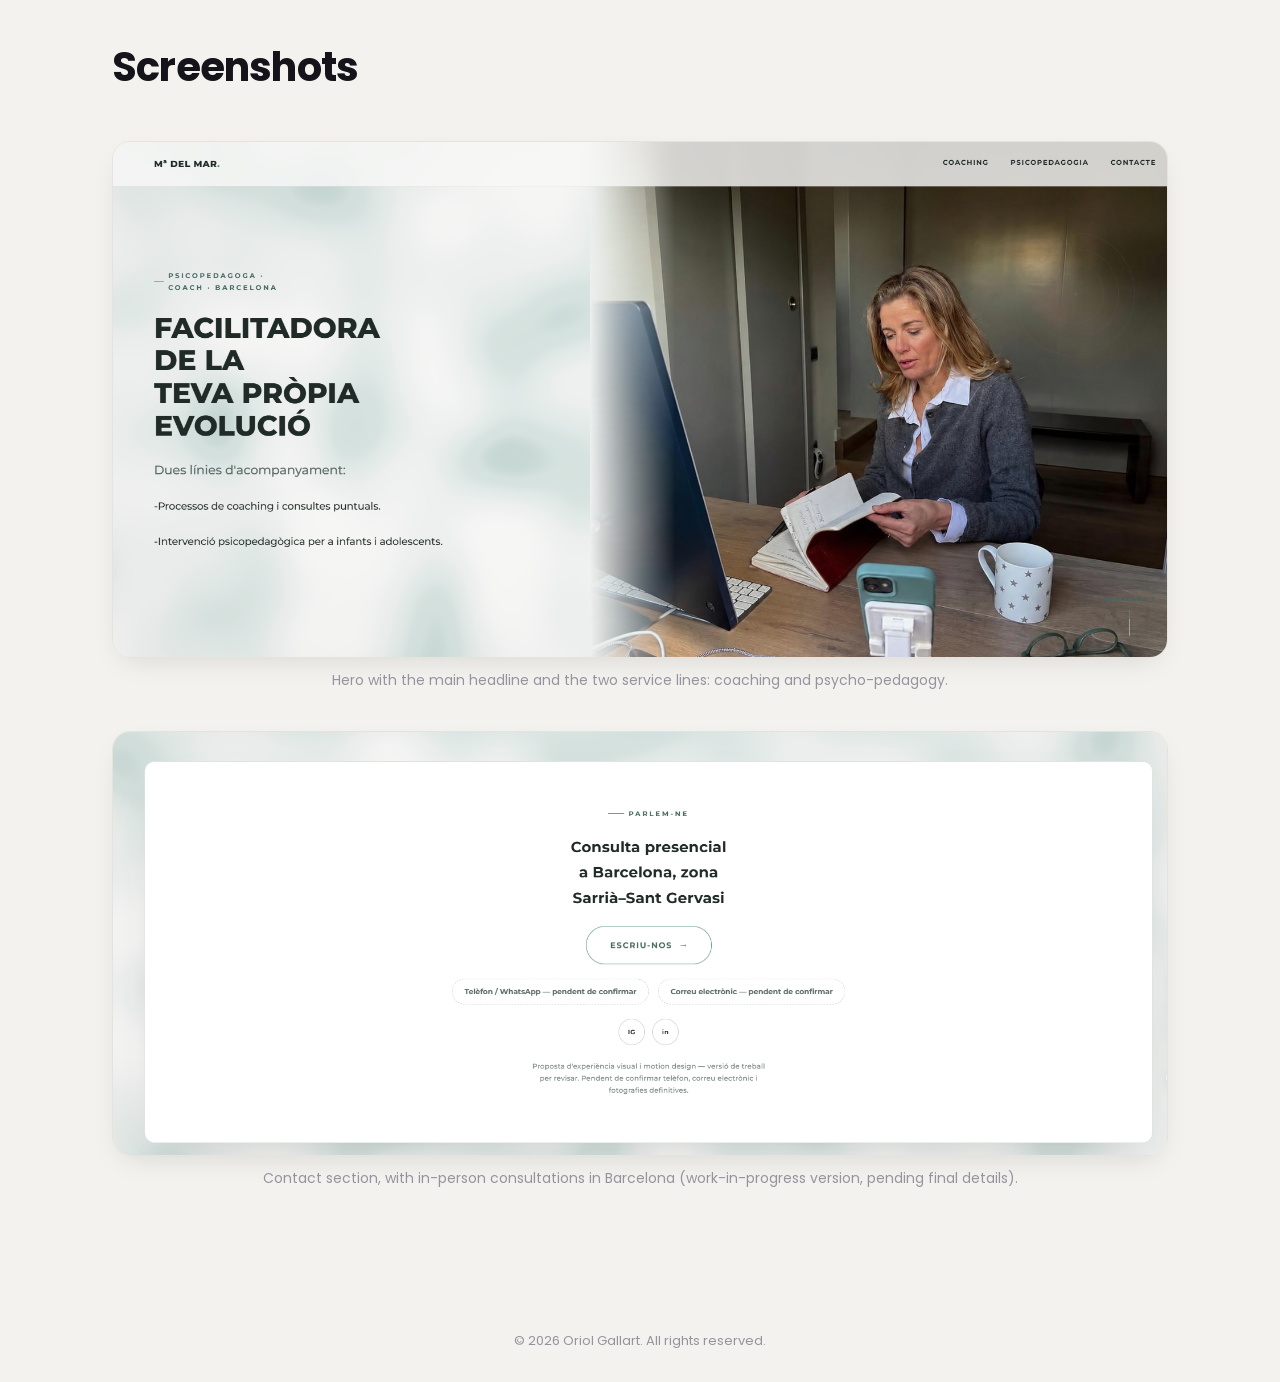
<file: projects/mmarcocaching.html>
<!DOCTYPE html>
<html lang="es" data-lang="es">
<head>
<meta charset="UTF-8">
<meta name="viewport" content="width=device-width, initial-scale=1.0">
<title>Mª del Mar — Proyecto de Oriol Gallart</title>
<meta name="description" content="Mª del Mar — web de psicopedagoga y coach en desarrollo, por Oriol Gallart.">
<link rel="preconnect" href="https://fonts.googleapis.com">
<link rel="preconnect" href="https://fonts.gstatic.com" crossorigin>
<link href="https://fonts.googleapis.com/css2?family=Poppins:wght@400;500;600;700;800&display=swap" rel="stylesheet">
<link rel="stylesheet" href="../css/style.css">
</head>
<body>

<div class="bg-dots" aria-hidden="true"></div>

<div class="scrollbar-track" id="scrollbarTrack">
  <div class="scrollbar-fill" id="scrollbarFill"></div>
  <div class="scrollbar-handle" id="scrollbarHandle">
    <span class="scrollbar-pct" id="scrollbarPct">0%</span>
  </div>
</div>

<header class="topbar">
  <div class="topbar-inner">
    <div class="brand-group">
      <a href="../index.html" class="role-badges" aria-label="Portfolio de Oriol Gallart — Developer, Designer, AI">
        <span class="role-icon" title="Developer">
          <svg viewBox="0 0 24 24" fill="none" xmlns="http://www.w3.org/2000/svg">
            <path d="M9 6L4 12L9 18" stroke="#0b0b0d" stroke-width="2.4" stroke-linecap="round" stroke-linejoin="round"/>
            <path d="M15 6L20 12L15 18" stroke="#0b0b0d" stroke-width="2.4" stroke-linecap="round" stroke-linejoin="round"/>
          </svg>
        </span>
        <span class="role-icon" title="Designer">
          <svg viewBox="0 0 24 24" fill="none" xmlns="http://www.w3.org/2000/svg">
            <path d="M4 20l1-5L16 4l4 4L9 19l-5 1z" stroke="#0b0b0d" stroke-width="2" stroke-linecap="round" stroke-linejoin="round"/>
          </svg>
        </span>
        <span class="role-icon" title="AI">
          <svg viewBox="0 0 24 24" xmlns="http://www.w3.org/2000/svg">
            <path d="M12 3l1.8 5.2L19 10l-5.2 1.8L12 17l-1.8-5.2L5 10l5.2-1.8L12 3z" fill="#0b0b0d"/>
          </svg>
        </span>
      </a>
    </div>

    <div class="topbar-actions">
      <div class="lang-toggle" role="group" aria-label="Selector de idioma">
        <button type="button" class="lang-btn" data-lang-btn="es">ES</button>
        <button type="button" class="lang-btn" data-lang-btn="en">EN</button>
      </div>
    </div>
  </div>
</header>

<main>

  <!-- HERO -->
  <section class="section detail-hero">
    <a href="../index.html#projects" class="back-link" data-i18n="detail.back">← Volver al portfolio</a>

    <span class="detail-kicker" data-i18n="mmc.kicker">Proyecto para cliente</span>
    <h1 class="detail-title">Mª del Mar</h1>
    <p class="detail-tagline" data-i18n="mmc.tagline">
      Web para Mª del Mar, psicopedagoga y coach en Barcelona, con una experiencia visual cinematográfica.
    </p>

    <div class="detail-tags">
      <span class="tag tag-status"><span class="dot dot-progress"></span> <span data-i18n="projects.status.progress">En desarrollo</span></span>
      <span class="tag" data-i18n="projects.p3.client">Cliente · Freelance</span>
    </div>

    <div class="detail-actions">
      <a href="https://mmarcocaching.vercel.app/" target="_blank" rel="noopener" class="btn btn-primary">
        <span data-i18n="detail.visitSite">Visitar sitio</span> ↗
      </a>
    </div>
  </section>

  <!-- ABOUT -->
  <section class="section detail-about">
    <div class="section-head">
      <h2 class="section-title" data-i18n="detail.aboutTitle">Sobre el proyecto</h2>
    </div>
    <p data-i18n="mmc.desc1">
      Proyecto en desarrollo para Mª del Mar, psicopedagoga y coach, con dos líneas de servicio: coaching
      y consultas puntuales, e intervención psicopedagógica para niños y adolescentes. El objetivo es una
      experiencia cuidada y con personalidad, no una web de plantilla.
    </p>
    <p data-i18n="mmc.desc2">
      Incluye un preloader cinematográfico, un fondo tipo aurora animado en canvas, scroll suave con Lenis,
      animaciones con GSAP + ScrollTrigger y una galería horizontal con pin de scroll. Actualmente en
      desarrollo, con entrega prevista para septiembre de 2026.
    </p>
  </section>

  <!-- STACK -->
  <section class="section detail-stack">
    <div class="section-head">
      <h2 class="section-title" data-i18n="detail.stackTitle">Stack</h2>
    </div>
    <div class="stack-grid">
      <div class="stack-item">JavaScript</div>
      <div class="stack-item">GSAP</div>
      <div class="stack-item">Lenis</div>
      <div class="stack-item">CSS3</div>
      <div class="stack-item">HTML5</div>
    </div>
  </section>

  <!-- GALLERY -->
  <section class="section detail-gallery">
    <div class="section-head">
      <h2 class="section-title" data-i18n="detail.galleryTitle">Capturas</h2>
    </div>
    <div class="detail-shots">
      <figure class="detail-shot">
        <img src="../assets/mmarcocaching-1.png" alt="Mª del Mar — foto del hero">
        <figcaption data-i18n="mmc.shot1">Hero con el titular principal y las dos líneas de acompañamiento: coaching y psicopedagogia.</figcaption>
      </figure>
      <figure class="detail-shot">
        <img src="../assets/mmarcocaching-2.png" alt="Mª del Mar — sección de contacto">
        <figcaption data-i18n="mmc.shot2">Sección de contacto, con consulta presencial en Barcelona (versión de trabajo, pendiente de datos definitivos).</figcaption>
      </figure>
    </div>
  </section>

</main>

<footer class="footer">
  <p>© <span id="year"></span> <span data-i18n="brand.name">Oriol Gallart</span>. <span data-i18n="footer.rights">Todos los derechos reservados.</span></p>
</footer>

<script src="../js/i18n.js"></script>
<script src="../js/main.js"></script>
</body>
</html>
</file>
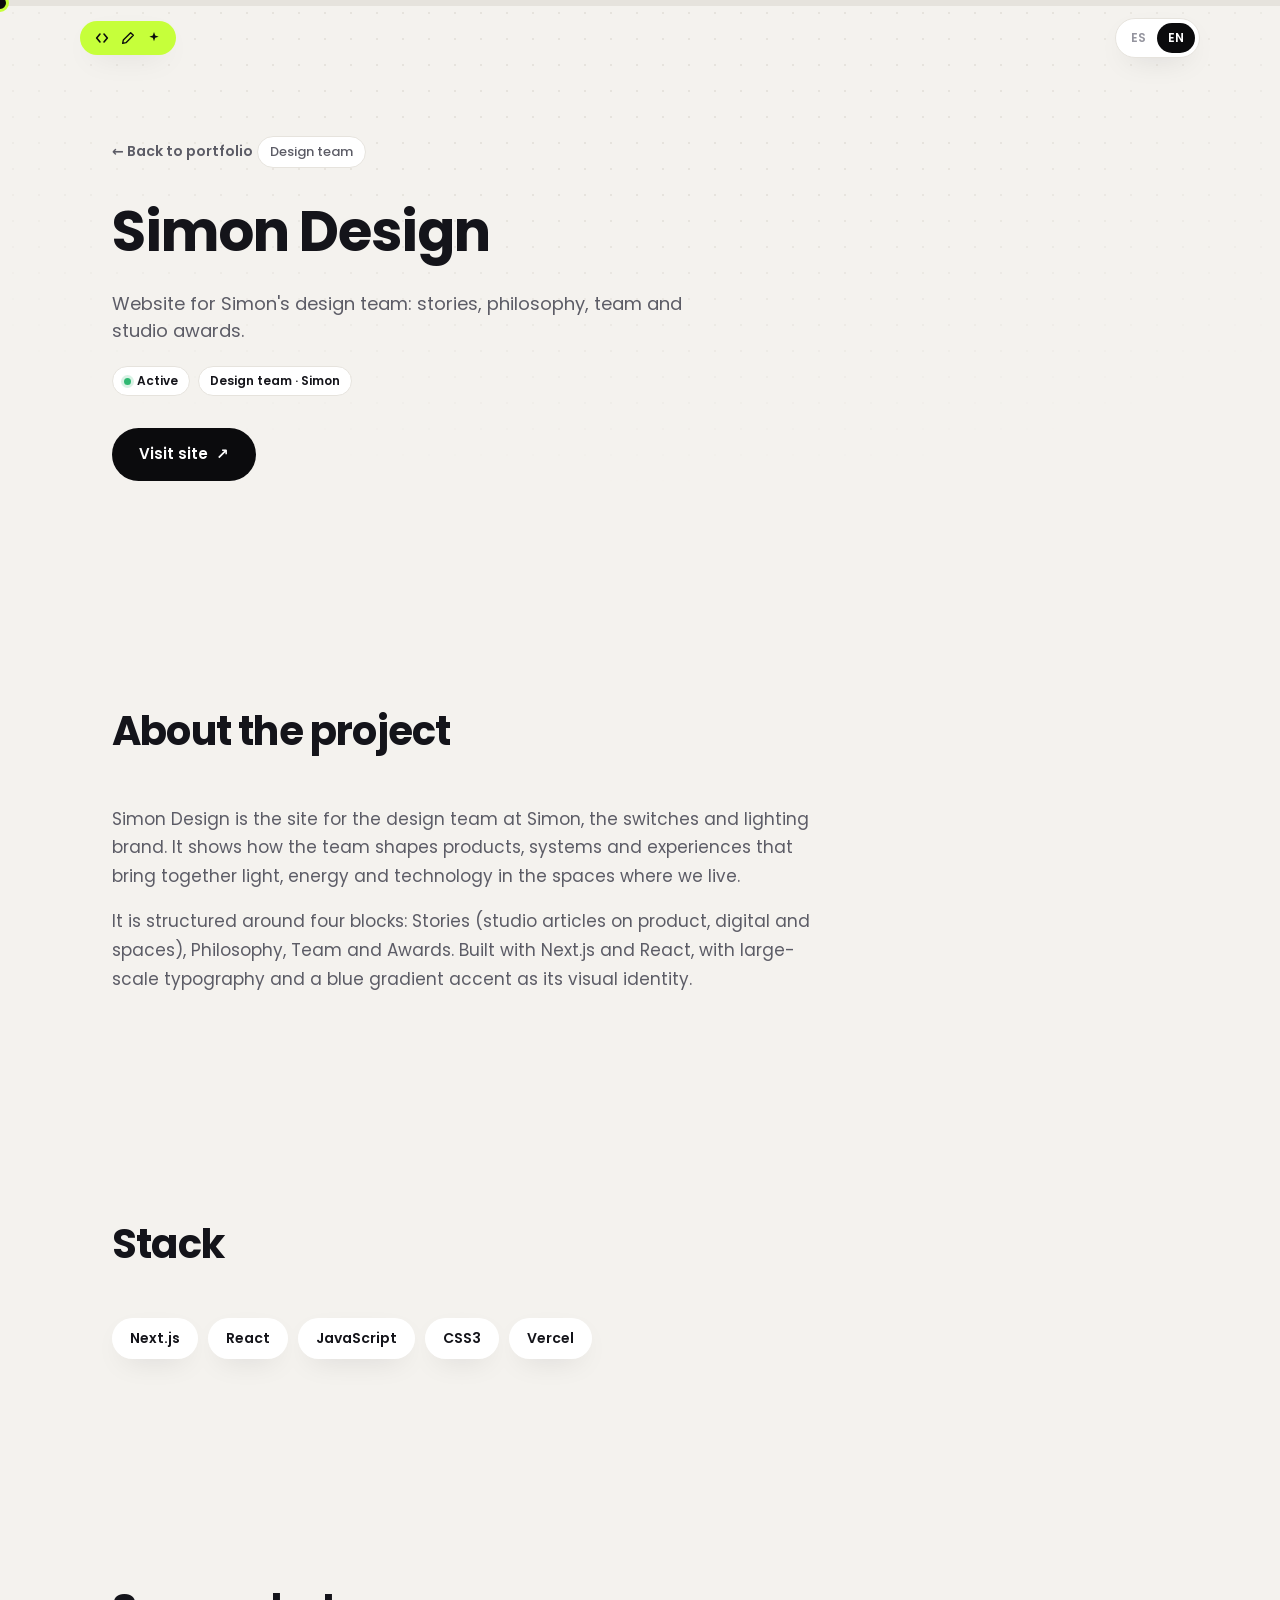
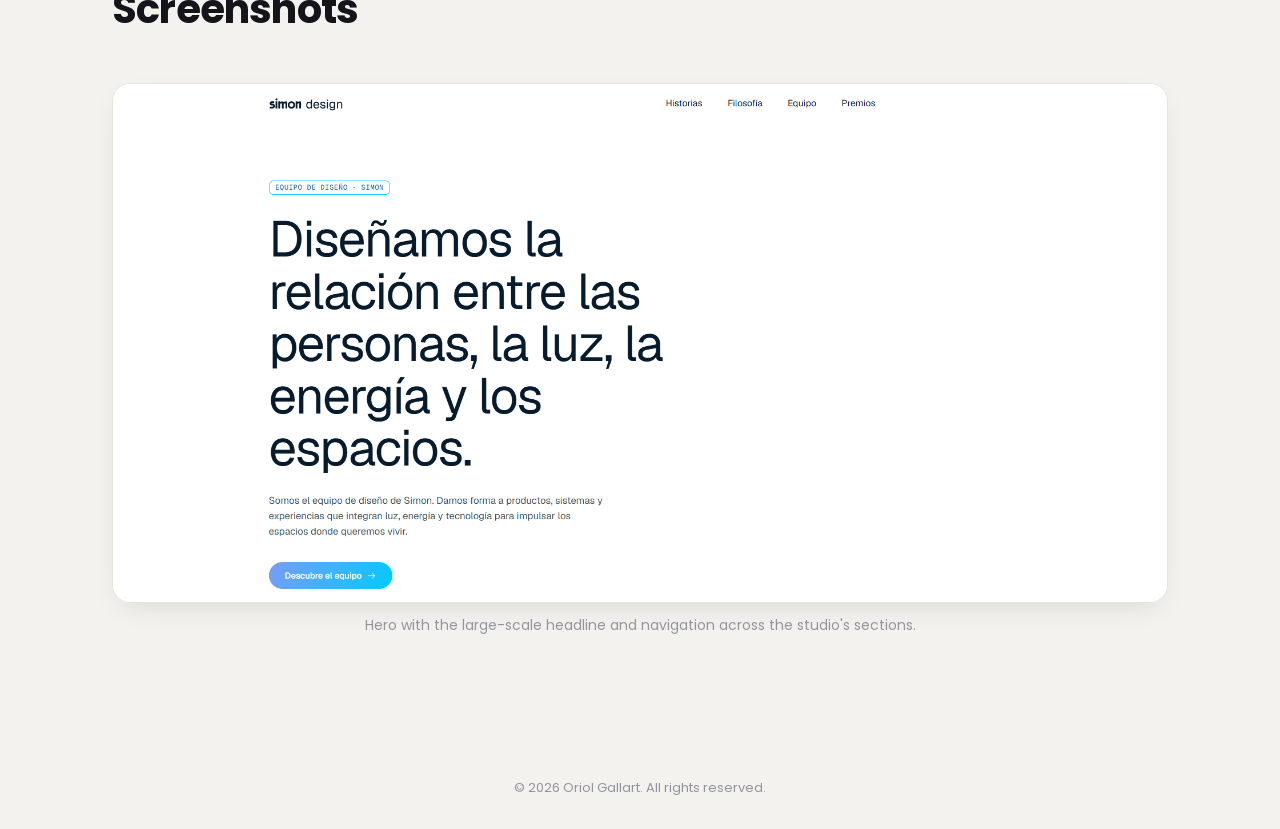
<file: projects/simondesign.html>
<!DOCTYPE html>
<html lang="es" data-lang="es">
<head>
<meta charset="UTF-8">
<meta name="viewport" content="width=device-width, initial-scale=1.0">
<title>Simon Design — Proyecto de Oriol Gallart</title>
<meta name="description" content="Simon Design — web del equipo de diseño de Simon, desarrollada por Oriol Gallart.">
<link rel="preconnect" href="https://fonts.googleapis.com">
<link rel="preconnect" href="https://fonts.gstatic.com" crossorigin>
<link href="https://fonts.googleapis.com/css2?family=Poppins:wght@400;500;600;700;800&display=swap" rel="stylesheet">
<link rel="stylesheet" href="../css/style.css">
</head>
<body>

<div class="bg-dots" aria-hidden="true"></div>

<div class="scrollbar-track" id="scrollbarTrack">
  <div class="scrollbar-fill" id="scrollbarFill"></div>
  <div class="scrollbar-handle" id="scrollbarHandle">
    <span class="scrollbar-pct" id="scrollbarPct">0%</span>
  </div>
</div>

<header class="topbar">
  <div class="topbar-inner">
    <div class="brand-group">
      <a href="../index.html" class="role-badges" aria-label="Portfolio de Oriol Gallart — Developer, Designer, AI">
        <span class="role-icon" title="Developer">
          <svg viewBox="0 0 24 24" fill="none" xmlns="http://www.w3.org/2000/svg">
            <path d="M9 6L4 12L9 18" stroke="#0b0b0d" stroke-width="2.4" stroke-linecap="round" stroke-linejoin="round"/>
            <path d="M15 6L20 12L15 18" stroke="#0b0b0d" stroke-width="2.4" stroke-linecap="round" stroke-linejoin="round"/>
          </svg>
        </span>
        <span class="role-icon" title="Designer">
          <svg viewBox="0 0 24 24" fill="none" xmlns="http://www.w3.org/2000/svg">
            <path d="M4 20l1-5L16 4l4 4L9 19l-5 1z" stroke="#0b0b0d" stroke-width="2" stroke-linecap="round" stroke-linejoin="round"/>
          </svg>
        </span>
        <span class="role-icon" title="AI">
          <svg viewBox="0 0 24 24" xmlns="http://www.w3.org/2000/svg">
            <path d="M12 3l1.8 5.2L19 10l-5.2 1.8L12 17l-1.8-5.2L5 10l5.2-1.8L12 3z" fill="#0b0b0d"/>
          </svg>
        </span>
      </a>
    </div>

    <div class="topbar-actions">
      <div class="lang-toggle" role="group" aria-label="Selector de idioma">
        <button type="button" class="lang-btn" data-lang-btn="es">ES</button>
        <button type="button" class="lang-btn" data-lang-btn="en">EN</button>
      </div>
    </div>
  </div>
</header>

<main>

  <!-- HERO -->
  <section class="section detail-hero">
    <a href="../index.html#projects" class="back-link" data-i18n="detail.back">← Volver al portfolio</a>

    <span class="detail-kicker" data-i18n="simon.kicker">Equipo de diseño</span>
    <h1 class="detail-title">Simon Design</h1>
    <p class="detail-tagline" data-i18n="simon.tagline">
      Web del equipo de diseño de Simon: historias, filosofía, equipo y reconocimientos del estudio.
    </p>

    <div class="detail-tags">
      <span class="tag tag-status"><span class="dot dot-live"></span> <span data-i18n="projects.status.active">Activo</span></span>
      <span class="tag" data-i18n="projects.p4.client">Equipo de diseño · Simon</span>
    </div>

    <div class="detail-actions">
      <a href="https://simondesign.vercel.app/" target="_blank" rel="noopener" class="btn btn-primary">
        <span data-i18n="detail.visitSite">Visitar sitio</span> ↗
      </a>
    </div>
  </section>

  <!-- ABOUT -->
  <section class="section detail-about">
    <div class="section-head">
      <h2 class="section-title" data-i18n="detail.aboutTitle">Sobre el proyecto</h2>
    </div>
    <p data-i18n="simon.desc1">
      Simon Design es el sitio del equipo de diseño de Simon, la marca de mecanismos e iluminación. La web
      recoge cómo el equipo da forma a productos, sistemas y experiencias que integran luz, energía y
      tecnología en los espacios donde vivimos.
    </p>
    <p data-i18n="simon.desc2">
      Está estructurada en cuatro bloques: Historias (artículos del estudio sobre producto, digital y
      espacios), Filosofía, Equipo y Premios. Construida con Next.js y React, con tipografía de gran escala
      y un acento azul degradado como identidad visual.
    </p>
  </section>

  <!-- STACK -->
  <section class="section detail-stack">
    <div class="section-head">
      <h2 class="section-title" data-i18n="detail.stackTitle">Stack</h2>
    </div>
    <div class="stack-grid">
      <div class="stack-item">Next.js</div>
      <div class="stack-item">React</div>
      <div class="stack-item">JavaScript</div>
      <div class="stack-item">CSS3</div>
      <div class="stack-item">Vercel</div>
    </div>
  </section>

  <!-- GALLERY -->
  <section class="section detail-gallery">
    <div class="section-head">
      <h2 class="section-title" data-i18n="detail.galleryTitle">Capturas</h2>
    </div>
    <div class="detail-shots">
      <figure class="detail-shot">
        <img src="../assets/simondesign-1.png" alt="Simon Design — página de inicio">
        <figcaption data-i18n="simon.shot1">Hero con el titular a gran escala y la navegación por secciones del estudio.</figcaption>
      </figure>
    </div>
  </section>

</main>

<footer class="footer">
  <p>© <span id="year"></span> <span data-i18n="brand.name">Oriol Gallart</span>. <span data-i18n="footer.rights">Todos los derechos reservados.</span></p>
</footer>

<script src="../js/i18n.js"></script>
<script src="../js/main.js"></script>
</body>
</html>
</file>
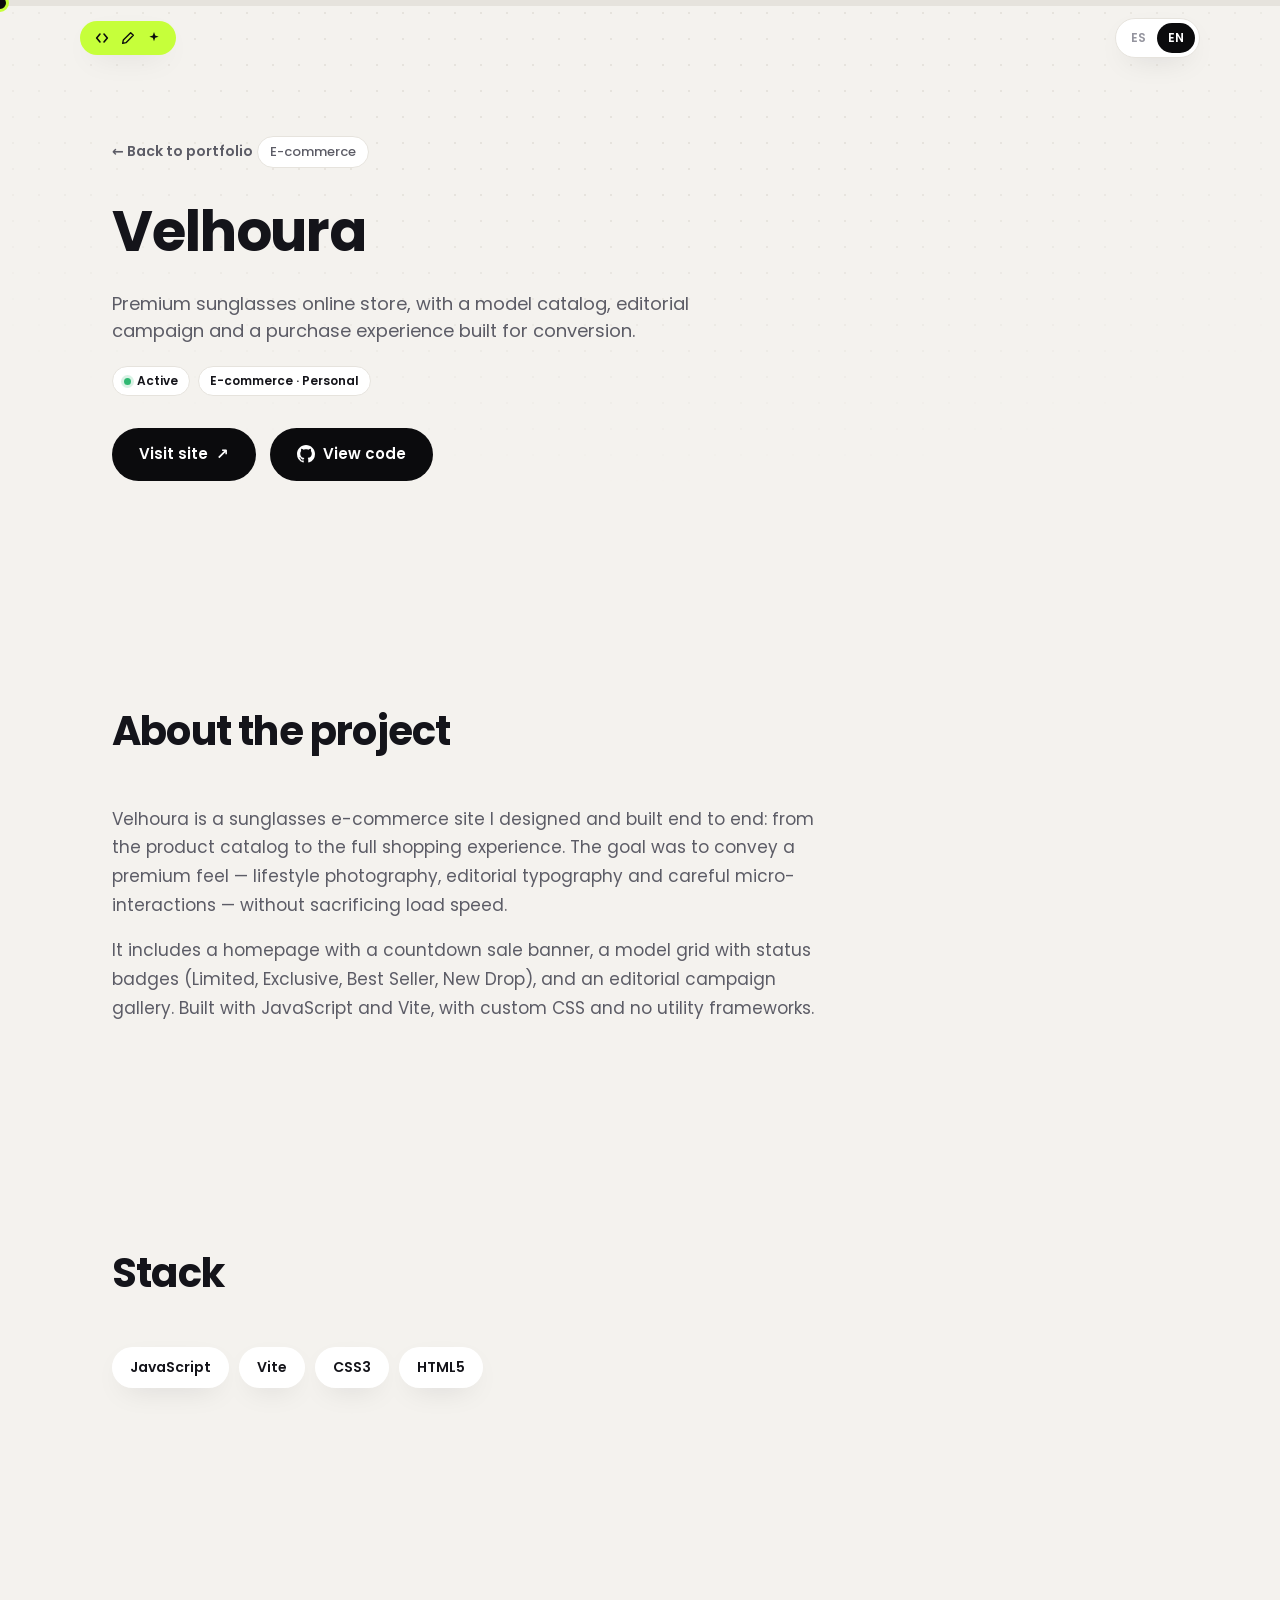
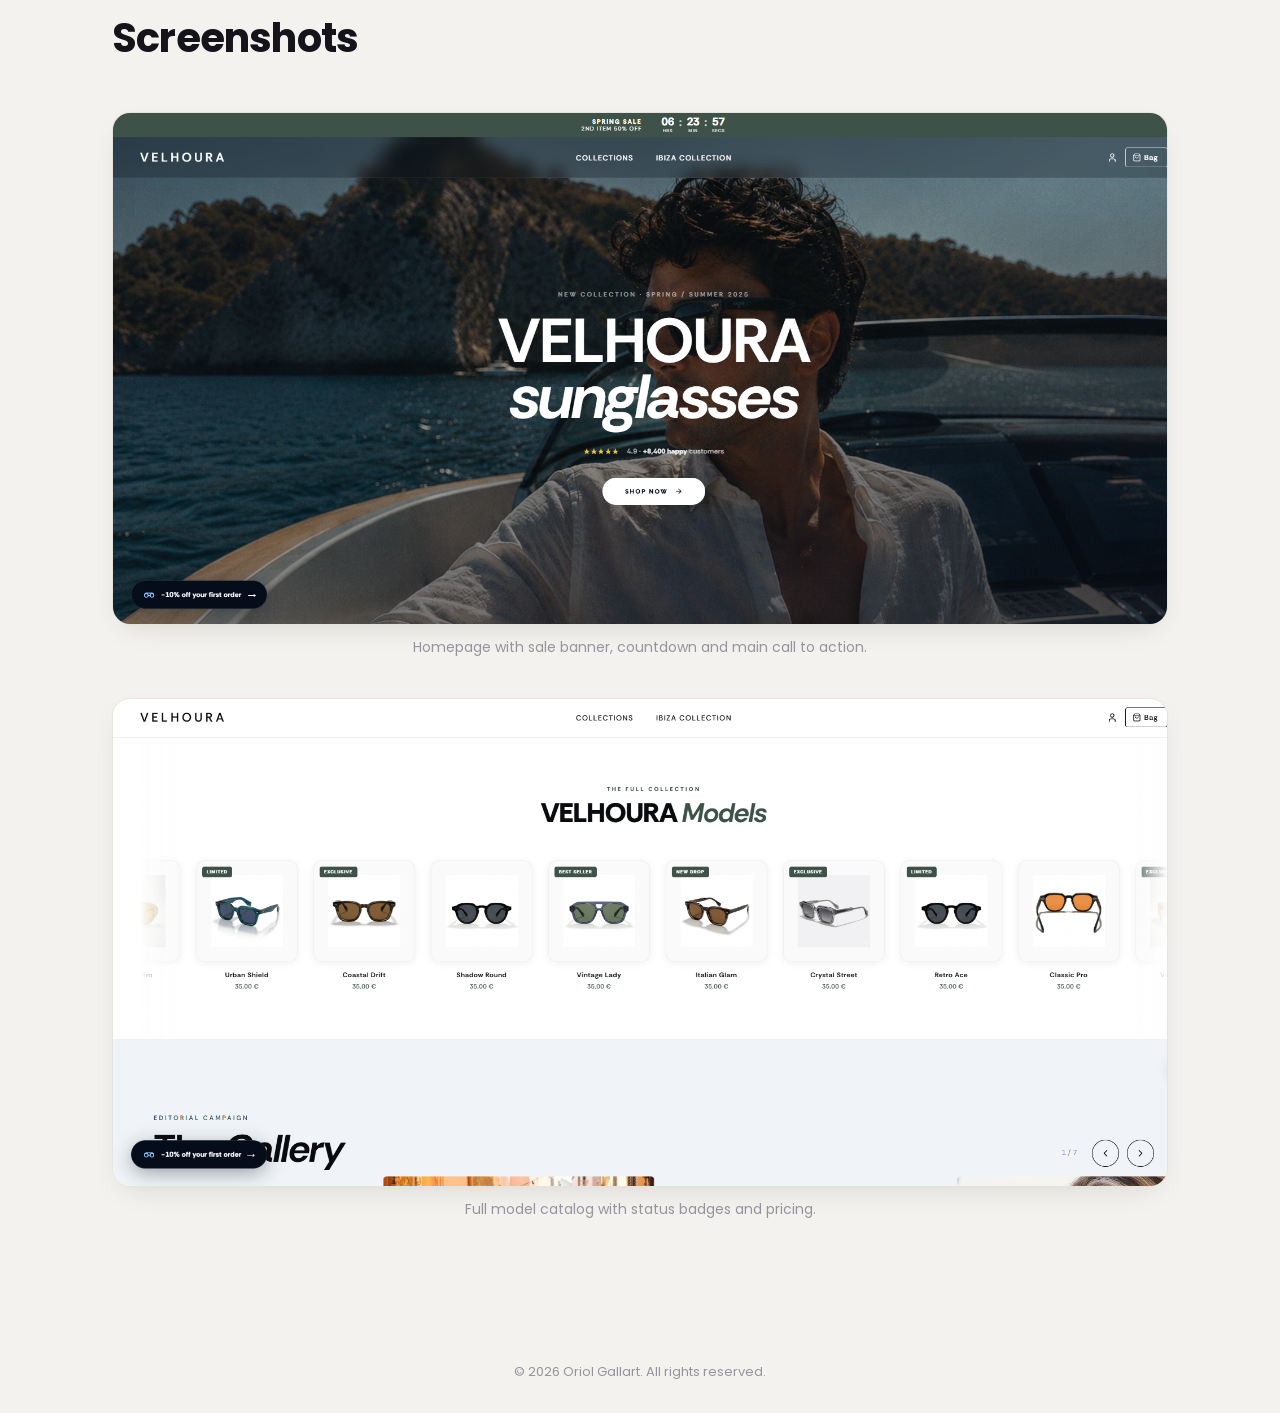
<file: projects/velhoura.html>
<!DOCTYPE html>
<html lang="es" data-lang="es">
<head>
<meta charset="UTF-8">
<meta name="viewport" content="width=device-width, initial-scale=1.0">
<title>Velhoura — Proyecto de Oriol Gallart</title>
<meta name="description" content="Velhoura — e-commerce de gafas de sol diseñado y desarrollado por Oriol Gallart.">
<link rel="preconnect" href="https://fonts.googleapis.com">
<link rel="preconnect" href="https://fonts.gstatic.com" crossorigin>
<link href="https://fonts.googleapis.com/css2?family=Poppins:wght@400;500;600;700;800&display=swap" rel="stylesheet">
<link rel="stylesheet" href="../css/style.css">
</head>
<body>

<div class="bg-dots" aria-hidden="true"></div>

<div class="scrollbar-track" id="scrollbarTrack">
  <div class="scrollbar-fill" id="scrollbarFill"></div>
  <div class="scrollbar-handle" id="scrollbarHandle">
    <span class="scrollbar-pct" id="scrollbarPct">0%</span>
  </div>
</div>

<header class="topbar">
  <div class="topbar-inner">
    <div class="brand-group">
      <a href="../index.html" class="role-badges" aria-label="Portfolio de Oriol Gallart — Developer, Designer, AI">
        <span class="role-icon" title="Developer">
          <svg viewBox="0 0 24 24" fill="none" xmlns="http://www.w3.org/2000/svg">
            <path d="M9 6L4 12L9 18" stroke="#0b0b0d" stroke-width="2.4" stroke-linecap="round" stroke-linejoin="round"/>
            <path d="M15 6L20 12L15 18" stroke="#0b0b0d" stroke-width="2.4" stroke-linecap="round" stroke-linejoin="round"/>
          </svg>
        </span>
        <span class="role-icon" title="Designer">
          <svg viewBox="0 0 24 24" fill="none" xmlns="http://www.w3.org/2000/svg">
            <path d="M4 20l1-5L16 4l4 4L9 19l-5 1z" stroke="#0b0b0d" stroke-width="2" stroke-linecap="round" stroke-linejoin="round"/>
          </svg>
        </span>
        <span class="role-icon" title="AI">
          <svg viewBox="0 0 24 24" xmlns="http://www.w3.org/2000/svg">
            <path d="M12 3l1.8 5.2L19 10l-5.2 1.8L12 17l-1.8-5.2L5 10l5.2-1.8L12 3z" fill="#0b0b0d"/>
          </svg>
        </span>
      </a>
    </div>

    <div class="topbar-actions">
      <div class="lang-toggle" role="group" aria-label="Selector de idioma">
        <button type="button" class="lang-btn" data-lang-btn="es">ES</button>
        <button type="button" class="lang-btn" data-lang-btn="en">EN</button>
      </div>
    </div>
  </div>
</header>

<main>

  <!-- HERO -->
  <section class="section detail-hero">
    <a href="../index.html#projects" class="back-link" data-i18n="detail.back">← Volver al portfolio</a>

    <span class="detail-kicker" data-i18n="velhoura.kicker">E-commerce</span>
    <h1 class="detail-title">Velhoura</h1>
    <p class="detail-tagline" data-i18n="velhoura.tagline">
      Tienda online de gafas de sol premium, con catálogo de modelos, campaña editorial y una experiencia de compra pensada para conversión.
    </p>

    <div class="detail-tags">
      <span class="tag tag-status"><span class="dot dot-live"></span> <span data-i18n="projects.status.active">Activo</span></span>
      <span class="tag" data-i18n="projects.p2.client">E-commerce · Personal</span>
    </div>

    <div class="detail-actions">
      <a href="https://velhoura.com/" target="_blank" rel="noopener" class="btn btn-primary">
        <span data-i18n="detail.visitSite">Visitar sitio</span> ↗
      </a>
      <a href="https://github.com/velouraianuri-alt/Velourashop" target="_blank" rel="noopener" class="btn btn-github">
        <svg viewBox="0 0 16 16" fill="currentColor" xmlns="http://www.w3.org/2000/svg">
          <path d="M8 0c4.42 0 8 3.58 8 8a8.013 8.013 0 0 1-5.45 7.59c-.4.08-.55-.17-.55-.38 0-.27.01-1.13.01-2.2 0-.75-.25-1.23-.54-1.48 1.78-.2 3.65-.88 3.65-3.95 0-.88-.31-1.59-.82-2.15.08-.2.36-1.02-.08-2.12 0 0-.67-.22-2.2.82-.64-.18-1.32-.27-2-.27-.68 0-1.36.09-2 .27-1.53-1.03-2.2-.82-2.2-.82-.44 1.1-.16 1.92-.08 2.12-.51.56-.82 1.28-.82 2.15 0 3.06 1.86 3.75 3.64 3.95-.23.2-.44.55-.51 1.07-.46.21-1.61.55-2.33-.66-.15-.24-.6-.83-1.23-.82-.67.01-.27.38.01.53.34.19.73.9.82 1.13.16.45.68 1.31 2.69.94 0 .67.01 1.3.01 1.49 0 .21-.15.45-.55.38A8.011 8.011 0 0 1 0 8c0-4.42 3.58-8 8-8Z"/>
        </svg>
        <span data-i18n="detail.viewCode">Ver código</span>
      </a>
    </div>
  </section>

  <!-- ABOUT -->
  <section class="section detail-about">
    <div class="section-head">
      <h2 class="section-title" data-i18n="detail.aboutTitle">Sobre el proyecto</h2>
    </div>
    <p data-i18n="velhoura.desc1">
      Velhoura es un e-commerce de gafas de sol que diseñé y desarrollé de principio a fin: desde el catálogo
      de productos hasta la experiencia de compra completa. El objetivo era transmitir una sensación premium
      — fotografía de estilo de vida, tipografía editorial y microinteracciones cuidadas — sin sacrificar
      velocidad de carga.
    </p>
    <p data-i18n="velhoura.desc2">
      Incluye una portada con banner de oferta con cuenta atrás, una parrilla de modelos con badges de estado
      (Limited, Exclusive, Best Seller, New Drop) y una galería editorial de campaña. Construido con
      JavaScript y Vite, con CSS propio sin frameworks de utilidades.
    </p>
  </section>

  <!-- STACK -->
  <section class="section detail-stack">
    <div class="section-head">
      <h2 class="section-title" data-i18n="detail.stackTitle">Stack</h2>
    </div>
    <div class="stack-grid">
      <div class="stack-item">JavaScript</div>
      <div class="stack-item">Vite</div>
      <div class="stack-item">CSS3</div>
      <div class="stack-item">HTML5</div>
    </div>
  </section>

  <!-- GALLERY -->
  <section class="section detail-gallery">
    <div class="section-head">
      <h2 class="section-title" data-i18n="detail.galleryTitle">Capturas</h2>
    </div>
    <div class="detail-shots">
      <figure class="detail-shot">
        <img src="../assets/velhoura-1.png" alt="Velhoura — portada con banner de oferta">
        <figcaption data-i18n="velhoura.shot1">Portada con banner de oferta, cuenta atrás y llamada a la acción principal.</figcaption>
      </figure>
      <figure class="detail-shot">
        <img src="../assets/velhoura-2.png" alt="Velhoura — catálogo de modelos">
        <figcaption data-i18n="velhoura.shot2">Catálogo completo de modelos con badges de estado y precio.</figcaption>
      </figure>
    </div>
  </section>

</main>

<footer class="footer">
  <p>© <span id="year"></span> <span data-i18n="brand.name">Oriol</span>. <span data-i18n="footer.rights">Todos los derechos reservados.</span></p>
</footer>

<script src="../js/i18n.js"></script>
<script src="../js/main.js"></script>
</body>
</html>
</file>
<file: css/style.css>
/* ---------- Reset & base ---------- */
* { margin: 0; padding: 0; box-sizing: border-box; }

:root {
  --bg: #f4f2ee;
  --surface: #ffffff;
  --ink: #14141a;
  --ink-soft: #5c5c66;
  --ink-faint: #94949e;
  --line: #e6e3dd;
  --black: #0b0b0d;
  --accent: #c6ff3a;
  --accent-ink: #12210a;

  --card-pink: #d98fa0;
  --card-pink-ink: #3a1622;
  --card-cyan: #6cc7d9;
  --card-cyan-ink: #0d2f36;
  --card-blush: #f0c9cb;
  --card-blush-ink: #3f1c1f;
  --card-taupe: #a99c8e;
  --card-taupe-ink: #26201a;

  --radius-lg: 28px;
  --radius-md: 18px;
  --radius-sm: 12px;

  --font-body: "Poppins", "Segoe UI", system-ui, sans-serif;
  --font-mono: "Poppins", "Consolas", monospace;

  --shadow-soft: 0 10px 30px -12px rgba(20, 20, 26, 0.15);
  --shadow-card: 0 18px 40px -16px rgba(20, 20, 26, 0.28);
}

html { scroll-behavior: smooth; }

body {
  font-family: var(--font-body);
  background: var(--bg);
  color: var(--ink);
  line-height: 1.5;
  -webkit-font-smoothing: antialiased;
  overflow-x: hidden;
}

a { color: inherit; text-decoration: none; }
ul { list-style: none; }
img { max-width: 100%; display: block; }

.section {
  max-width: 1120px;
  margin: 0 auto;
  padding: 110px 32px;
}

.section-head { margin-bottom: 44px; max-width: 640px; }

.section-kicker {
  display: inline-block;
  font-family: var(--font-mono);
  font-size: 13px;
  font-weight: 500;
  letter-spacing: 0.02em;
  color: var(--ink-soft);
  background: var(--surface);
  border: 1px solid var(--line);
  padding: 5px 12px;
  border-radius: 999px;
  margin-bottom: 16px;
}

.section-title {
  font-size: clamp(28px, 4vw, 40px);
  font-weight: 700;
  letter-spacing: -0.02em;
}

.section-sub {
  margin-top: 12px;
  color: var(--ink-soft);
  font-size: 16px;
  max-width: 520px;
}

.mono-tag {
  font-family: var(--font-mono);
}

/* subtle dotted background */
.bg-dots {
  position: fixed;
  inset: 0;
  z-index: -1;
  background-image: radial-gradient(var(--line) 1px, transparent 1px);
  background-size: 26px 26px;
  mask-image: radial-gradient(ellipse 80% 60% at 50% 0%, black 40%, transparent 90%);
}

/* ---------- Scroll progress bar ---------- */
.scrollbar-track {
  position: fixed;
  top: 0;
  left: 0;
  width: 100%;
  height: 6px;
  background: var(--line);
  z-index: 300;
  cursor: pointer;
  touch-action: none;
}

.scrollbar-fill {
  height: 100%;
  width: 0%;
  background: var(--accent);
}

.scrollbar-handle {
  position: absolute;
  top: 3px;
  left: 0%;
  width: 18px;
  height: 18px;
  background: var(--black);
  border: 3px solid var(--accent);
  border-radius: 999px;
  transform: translate(-50%, -50%);
  cursor: grab;
  box-shadow: var(--shadow-soft);
  transition: transform 0.15s cubic-bezier(.3,1.5,.5,1);
}

.scrollbar-handle:hover,
.scrollbar-handle.dragging {
  transform: translate(-50%, -50%) scale(1.35);
  cursor: grabbing;
}

.scrollbar-pct {
  position: absolute;
  top: 18px;
  left: 50%;
  transform: translateX(-50%);
  background: var(--black);
  color: #fff;
  font-family: var(--font-mono);
  font-size: 11px;
  font-weight: 600;
  padding: 3px 8px;
  border-radius: 999px;
  white-space: nowrap;
  opacity: 0;
  pointer-events: none;
  transition: opacity 0.15s ease;
}

.scrollbar-handle:hover .scrollbar-pct,
.scrollbar-handle.dragging .scrollbar-pct {
  opacity: 1;
}

/* ---------- Topbar ---------- */
.topbar {
  position: sticky;
  top: 0;
  z-index: 100;
  padding: 18px 24px;
  display: flex;
  flex-direction: column;
  align-items: center;
}

.topbar-inner {
  width: 100%;
  max-width: 1120px;
  display: flex;
  align-items: center;
  justify-content: space-between;
  gap: 16px;
}

.brand-group {
  display: flex;
  align-items: center;
  gap: 8px;
}

.role-badges {
  display: flex;
  align-items: center;
  gap: 10px;
  background: var(--accent);
  padding: 9px 14px;
  border-radius: 999px;
  box-shadow: var(--shadow-soft);
  transition: transform 0.2s ease;
}

.role-badges:hover {
  transform: translateY(-2px);
}

.role-icon {
  display: flex;
}

.role-icon svg {
  width: 16px;
  height: 16px;
}

.pill-nav {
  display: flex;
  align-items: center;
  gap: 4px;
  background: var(--surface);
  border: 1px solid var(--line);
  padding: 6px;
  border-radius: 999px;
  box-shadow: var(--shadow-soft);
}

.pill-link {
  padding: 8px 16px;
  border-radius: 999px;
  font-size: 14px;
  font-weight: 500;
  color: var(--ink-soft);
  transition: background 0.2s ease, color 0.2s ease;
  white-space: nowrap;
}

.pill-link:hover { color: var(--ink); }

.pill-link.active {
  background: var(--black);
  color: #fff;
}

.topbar-actions {
  display: flex;
  align-items: center;
  gap: 10px;
}

.lang-toggle {
  display: flex;
  background: var(--surface);
  border: 1px solid var(--line);
  border-radius: 999px;
  padding: 4px;
  box-shadow: var(--shadow-soft);
}

.lang-btn {
  font-family: var(--font-mono);
  font-size: 12px;
  font-weight: 600;
  border: none;
  background: transparent;
  color: var(--ink-faint);
  padding: 6px 11px;
  border-radius: 999px;
  cursor: pointer;
  transition: background 0.2s ease, color 0.2s ease;
}

.lang-btn.active {
  background: var(--black);
  color: #fff;
}

.menu-toggle {
  display: none;
  flex-direction: column;
  justify-content: center;
  gap: 4px;
  width: 40px;
  height: 40px;
  border-radius: 999px;
  border: 1px solid var(--line);
  background: var(--surface);
  cursor: pointer;
  box-shadow: var(--shadow-soft);
}

.menu-toggle span {
  width: 16px;
  height: 2px;
  background: var(--ink);
  margin: 0 auto;
  transition: transform 0.2s ease, opacity 0.2s ease;
}

.mobile-nav {
  display: none;
  flex-direction: column;
  width: 100%;
  max-width: 1120px;
  margin-top: 10px;
  background: var(--surface);
  border: 1px solid var(--line);
  border-radius: var(--radius-md);
  padding: 8px;
  box-shadow: var(--shadow-soft);
}

.mobile-nav.open { display: flex; }

.mobile-nav a {
  padding: 12px 14px;
  border-radius: var(--radius-sm);
  font-weight: 500;
  font-size: 15px;
}

.mobile-nav a:hover { background: var(--bg); }

/* ---------- Hero ---------- */
.hero {
  padding-top: 60px;
  padding-bottom: 60px;
}

.hero-main {
  text-align: center;
  display: flex;
  flex-direction: column;
  align-items: center;
}

.hero-badge {
  display: inline-flex;
  align-items: center;
  gap: 8px;
  font-size: 13px;
  font-weight: 500;
  color: var(--ink-soft);
  background: var(--surface);
  border: 1px solid var(--line);
  padding: 7px 14px;
  border-radius: 999px;
  margin-bottom: 26px;
}

.dot {
  width: 7px;
  height: 7px;
  border-radius: 999px;
  display: inline-block;
}
.dot-live { background: #2fb872; box-shadow: 0 0 0 3px rgba(47,184,114,0.18); animation: pulse-dot 2s ease-in-out infinite; }
.dot-paused { background: #d9a441; box-shadow: 0 0 0 3px rgba(217,164,65,0.18); }
.dot-progress { background: #4f8fef; box-shadow: 0 0 0 3px rgba(79,143,239,0.18); }

@keyframes pulse-dot {
  0%, 100% { box-shadow: 0 0 0 3px rgba(47,184,114,0.18); }
  50% { box-shadow: 0 0 0 6px rgba(47,184,114,0.12); }
}

.hero-title {
  display: flex;
  flex-direction: column;
  align-items: center;
  gap: 8px;
  font-size: clamp(38px, 5.5vw, 64px);
  font-weight: 700;
  letter-spacing: -0.03em;
  line-height: 1.04;
}

.hero-title span:first-child {
  font-size: clamp(16px, 2vw, 20px);
  font-weight: 500;
  color: var(--ink-soft);
  letter-spacing: 0;
}

.hero-role-inline {
  font-family: var(--font-mono);
  font-size: clamp(14px, 1.6vw, 16px);
  font-weight: 500;
  padding: 7px 16px;
  background: var(--accent);
  color: var(--accent-ink);
  border-radius: 999px;
  margin-top: 6px;
}

.hero-desc {
  margin-top: 24px;
  max-width: 560px;
  font-size: 17px;
  color: var(--ink-soft);
}

.hero-cta {
  margin-top: 36px;
  display: flex;
  gap: 14px;
  flex-wrap: wrap;
  justify-content: center;
}

.btn {
  display: inline-flex;
  align-items: center;
  gap: 8px;
  padding: 14px 26px;
  border-radius: 999px;
  font-weight: 600;
  font-size: 15px;
  transition: transform 0.2s ease, box-shadow 0.2s ease, background 0.2s ease;
  border: 1px solid transparent;
}

.btn-primary {
  background: var(--black);
  color: #fff;
}
.btn-primary:hover { transform: translateY(-2px); box-shadow: var(--shadow-card); }

.btn-outline {
  background: var(--surface);
  color: var(--ink);
  border-color: var(--line);
}
.btn-outline:hover { transform: translateY(-2px); box-shadow: var(--shadow-soft); }

.hero-stats {
  margin-top: 60px;
  display: flex;
  flex-wrap: wrap;
  justify-content: center;
  row-gap: 20px;
}

.stat {
  display: flex;
  flex-direction: column;
  gap: 4px;
  padding: 0 28px;
  border-right: 1px solid var(--line);
}

.stat:last-child { border-right: none; }

.stat-num {
  font-size: 26px;
  font-weight: 700;
  letter-spacing: -0.02em;
}

.stat-label {
  font-size: 13px;
  color: var(--ink-faint);
}

/* ---------- Work preview (homepage) ---------- */
.work-preview { padding-top: 20px; }

.section-head-row {
  display: flex;
  align-items: flex-end;
  justify-content: space-between;
  gap: 20px;
  margin-bottom: 32px;
  flex-wrap: wrap;
}

.section-head-row .section-head,
.section-head-row .section-kicker,
.section-head-row .section-title { margin-bottom: 0; }

.link-arrow {
  font-size: 14px;
  font-weight: 600;
  padding-bottom: 6px;
  white-space: nowrap;
  transition: transform 0.2s ease;
  display: inline-block;
}
.link-arrow:hover { transform: translateX(4px); }

.work-list {
  border-top: 1px solid var(--line);
}

.work-row {
  display: grid;
  grid-template-columns: 56px 1.4fr auto 1.2fr;
  align-items: center;
  gap: 20px;
  padding: 18px 12px;
  border-bottom: 1px solid var(--line);
  transition: background 0.2s ease, padding-left 0.2s ease;
}

.work-row:hover {
  background: var(--surface);
  padding-left: 18px;
}

.work-thumb {
  width: 56px;
  height: 56px;
  border-radius: var(--radius-sm);
  flex-shrink: 0;
}

.work-title {
  font-weight: 700;
  font-size: 17px;
}

.work-status {
  display: inline-flex;
  align-items: center;
  gap: 7px;
  font-size: 13px;
  font-weight: 500;
  color: var(--ink-soft);
  white-space: nowrap;
}

.work-tags {
  font-family: var(--font-mono);
  font-size: 13px;
  color: var(--ink-faint);
  text-align: right;
}

/* ---------- About ---------- */
.about-grid {
  display: grid;
  grid-template-columns: 1.3fr 1fr;
  gap: 40px;
  align-items: start;
}

.about-text {
  font-size: 18px;
  color: var(--ink-soft);
  line-height: 1.7;
}

.about-facts {
  display: flex;
  flex-direction: column;
  border-top: 1px solid var(--line);
}

.fact-card {
  display: flex;
  align-items: baseline;
  justify-content: space-between;
  gap: 12px;
  padding: 16px 0;
  border-bottom: 1px solid var(--line);
}

.fact-num { font-weight: 700; font-size: 16px; }
.fact-label { font-size: 13px; color: var(--ink-faint); }

/* ---------- Services ---------- */
.services-list {
  display: flex;
  flex-direction: column;
}

.service-row {
  display: flex;
  gap: 20px;
  padding: 26px 0;
  border-bottom: 1px solid var(--line);
}

.service-row:first-child { padding-top: 0; }
.service-row:last-child { border-bottom: none; padding-bottom: 0; }

.service-icon {
  width: 56px;
  height: 56px;
  border-radius: 16px;
  flex-shrink: 0;
  display: grid;
  place-items: center;
  font-family: var(--font-mono);
  font-weight: 700;
  font-size: 15px;
  color: var(--ink-soft);
}

.service-row h3 {
  font-size: 19px;
  font-weight: 700;
}

.service-row p {
  margin-top: 8px;
  font-size: 14.5px;
  color: var(--ink-soft);
  line-height: 1.6;
  max-width: 540px;
}

/* ---------- Stack ---------- */
.stack-grid {
  display: flex;
  flex-wrap: wrap;
  gap: 10px;
}

.stack-item {
  background: var(--surface);
  border-radius: 999px;
  padding: 10px 18px;
  font-weight: 600;
  font-size: 14px;
  box-shadow: var(--shadow-soft);
  transition: transform 0.2s ease, background 0.2s ease, color 0.2s ease;
}

.stack-item:hover {
  transform: translateY(-2px);
  background: var(--accent);
  color: var(--accent-ink);
}

/* ---------- Projects ---------- */
.projects-grid {
  display: grid;
  grid-template-columns: 1fr 1fr;
  gap: 22px;
}

.project-card {
  border-radius: var(--radius-lg);
  padding: 32px 32px 0;
  overflow: hidden;
  position: relative;
  display: flex;
  flex-direction: column;
  min-height: 380px;
  transition: transform 0.35s cubic-bezier(.2,.8,.2,1), box-shadow 0.35s ease;
}

.project-card:hover {
  transform: translateY(-6px);
  box-shadow: var(--shadow-card);
}

.card-a { background: var(--card-pink); color: var(--card-pink-ink); }
.card-b { background: var(--card-cyan); color: var(--card-cyan-ink); }
.card-c { background: var(--card-blush); color: var(--card-blush-ink); }
.card-d { background: var(--card-taupe); color: var(--card-taupe-ink); }

.project-info h3 {
  font-size: 26px;
  font-weight: 700;
  letter-spacing: -0.01em;
  margin-bottom: 12px;
}

.project-tags {
  display: flex;
  gap: 8px;
  flex-wrap: wrap;
}

.tag {
  font-size: 12px;
  font-weight: 600;
  padding: 5px 11px;
  border-radius: 999px;
  background: rgba(255,255,255,0.55);
  display: inline-flex;
  align-items: center;
  gap: 6px;
}

.tag-link {
  background: var(--black);
  color: #fff;
  transition: background 0.2s ease;
}

.project-card:hover .tag-link {
  background: var(--accent);
  color: var(--accent-ink);
}

.project-preview {
  margin-top: 26px;
  flex: 1;
  display: flex;
  align-items: flex-end;
}

.mockup-window {
  width: 100%;
  background: #fff;
  border-radius: 14px 14px 0 0;
  box-shadow: 0 20px 40px -18px rgba(0,0,0,0.35);
  overflow: hidden;
  transform: translateY(6px);
  transition: transform 0.35s ease;
}

.project-card:hover .mockup-window { transform: translateY(0); }

.mockup-bar {
  display: flex;
  gap: 6px;
  padding: 10px 12px;
  border-bottom: 1px solid #eee;
}
.mockup-bar span {
  width: 8px; height: 8px; border-radius: 999px; background: #e2e2e2;
}

.mockup-body { padding: 18px; display: flex; flex-direction: column; gap: 10px; }

.mockup-line { height: 10px; border-radius: 6px; background: #eceae5; }
.w-30 { width: 30%; } .w-40 { width: 40%; } .w-45 { width: 45%; }
.w-50 { width: 50%; } .w-60 { width: 60%; } .w-70 { width: 70%; }

.mockup-block {
  height: 70px;
  border-radius: 10px;
  background: linear-gradient(135deg, #f1efe9, #e2ded4);
  margin-top: 4px;
}

.mockup-grid { display: flex; gap: 8px; margin-top: 2px; }
.mockup-chip { flex: 1; height: 46px; border-radius: 8px; background: #eceae5; }

.mockup-scatter {
  position: relative;
  height: 90px;
}
.mockup-scatter span {
  position: absolute;
  width: 8px; height: 8px;
  border-radius: 999px;
  background: var(--card-taupe);
  opacity: 0.7;
}
.mockup-scatter span:nth-child(1){top:10%;left:15%;}
.mockup-scatter span:nth-child(2){top:30%;left:40%;}
.mockup-scatter span:nth-child(3){top:55%;left:20%;}
.mockup-scatter span:nth-child(4){top:20%;left:70%;}
.mockup-scatter span:nth-child(5){top:60%;left:60%;}
.mockup-scatter span:nth-child(6){top:75%;left:35%;}
.mockup-scatter span:nth-child(7){top:15%;left:85%;}
.mockup-scatter span:nth-child(8){top:45%;left:80%;}
.mockup-scatter span:nth-child(9){top:80%;left:10%;}
.mockup-scatter span:nth-child(10){top:35%;left:55%;}

/* ---------- Gallery preview (real screenshots) ---------- */
.gallery-preview {
  margin-top: 26px;
  flex: 1;
  display: flex;
  align-items: flex-end;
}

.gallery-window {
  width: 100%;
  transform: translateY(6px);
  transition: transform 0.35s ease;
}

.project-card:hover .gallery-window { transform: translateY(0); }

.gallery-slides {
  position: relative;
  width: 100%;
  aspect-ratio: 11 / 5;
  background: var(--bg);
}

.gallery-slide {
  position: absolute;
  inset: 0;
  width: 100%;
  height: 100%;
  object-fit: contain;
  object-position: center;
  opacity: 0;
  transition: opacity 0.7s ease;
}

.gallery-slide.is-active { opacity: 1; }

.gallery-dots {
  display: flex;
  justify-content: center;
  gap: 6px;
  padding: 10px 0;
  border-top: 1px solid #eee;
}

.gallery-dot {
  width: 6px;
  height: 6px;
  border-radius: 999px;
  background: #ddd;
  transition: background 0.3s ease, width 0.3s ease;
}

.gallery-dot.is-active {
  background: var(--ink);
  width: 16px;
}

/* ---------- Gallartdesign CTA ---------- */
.studio-cta {
  position: relative;
  overflow: hidden;
  background: var(--black);
  border-radius: var(--radius-lg);
  padding: 64px 56px;
}

.studio-cta-content {
  position: relative;
  z-index: 1;
  max-width: 640px;
}

.studio-cta-title {
  color: #fff;
  font-size: clamp(24px, 3.4vw, 34px);
  font-weight: 700;
  letter-spacing: -0.01em;
  line-height: 1.28;
  max-width: 460px;
}

.studio-cta-sub {
  margin-top: 16px;
  color: rgba(255, 255, 255, 0.65);
  font-size: 16px;
  max-width: 480px;
}

.studio-cta-stats {
  display: flex;
  gap: 36px;
  margin-top: 36px;
  padding-top: 28px;
  border-top: 1px solid rgba(255, 255, 255, 0.12);
  flex-wrap: wrap;
}

.studio-stat {
  display: flex;
  flex-direction: column;
  gap: 4px;
}

.studio-stat-num {
  font-size: 26px;
  font-weight: 700;
  color: var(--accent);
}

.studio-stat-label {
  font-size: 13px;
  color: rgba(255, 255, 255, 0.55);
}

.studio-cta-actions {
  display: flex;
  align-items: center;
  gap: 26px;
  margin-top: 34px;
  flex-wrap: wrap;
}

.studio-cta-actions .btn-primary {
  background: var(--accent);
  color: var(--accent-ink);
}

.studio-cta-email {
  font-size: 14px;
  font-weight: 500;
  color: rgba(255, 255, 255, 0.75);
  transition: color 0.2s ease;
}

.studio-cta-email:hover {
  color: #fff;
}

.studio-cta-orbs {
  position: absolute;
  right: -40px;
  bottom: -50px;
  width: 300px;
  height: 220px;
  z-index: 0;
}

.orb {
  position: absolute;
  bottom: 0;
  border-radius: 999px;
  background: radial-gradient(circle at 35% 35%, rgba(198, 255, 58, 0.18), rgba(255, 255, 255, 0.02));
}

.orb-1 { width: 150px; height: 150px; right: 120px; }
.orb-2 { width: 170px; height: 170px; right: 45px; }
.orb-3 { width: 150px; height: 150px; right: -35px; }

/* ---------- Experience ---------- */
.timeline {
  display: flex;
  flex-direction: column;
}

.timeline-item {
  display: flex;
  gap: 20px;
  padding: 26px 0;
  border-bottom: 1px solid var(--line);
}

.timeline-item:first-child { padding-top: 0; }
.timeline-item:last-child { border-bottom: none; padding-bottom: 0; }

.timeline-icon {
  width: 56px;
  height: 56px;
  border-radius: 16px;
  flex-shrink: 0;
  display: grid;
  place-items: center;
}

.timeline-icon svg { width: 34px; height: 34px; }

.icon-bg-1 { background: #eafccb; }
.icon-bg-2 { background: #e7f4ff; }
.icon-bg-3 { background: #ece9f7; }
.icon-bg-4 { background: #fbe0df; }

.timeline-date {
  font-family: var(--font-mono);
  font-size: 12px;
  color: var(--ink-faint);
  text-transform: uppercase;
  letter-spacing: 0.04em;
}

.timeline-content h3 {
  margin-top: 6px;
  font-size: 19px;
  font-weight: 700;
}

.timeline-company {
  display: inline-block;
  margin-top: 3px;
  font-size: 14px;
  color: var(--ink-soft);
  font-weight: 500;
}

.timeline-content p {
  margin-top: 10px;
  color: var(--ink-soft);
  font-size: 15px;
  max-width: 560px;
}

/* ---------- Contact ---------- */
.section-contact { padding-bottom: 140px; }

.contact-card {
  background: var(--black);
  color: #fff;
  border-radius: var(--radius-lg);
  padding: 64px 48px;
  text-align: center;
  display: flex;
  flex-direction: column;
  align-items: center;
}

.contact-card .section-kicker {
  background: rgba(255,255,255,0.08);
  border-color: rgba(255,255,255,0.16);
  color: rgba(255,255,255,0.8);
}

.contact-card .section-sub { color: rgba(255,255,255,0.6); }

.contact-actions {
  margin-top: 32px;
  display: flex;
  align-items: center;
  gap: 20px;
  flex-wrap: wrap;
  justify-content: center;
}

.contact-card .btn-primary {
  background: var(--accent);
  color: var(--accent-ink);
}

.social-links { display: flex; gap: 10px; }

.social-link {
  padding: 12px 20px;
  border-radius: 999px;
  border: 1px solid rgba(255,255,255,0.18);
  font-weight: 600;
  font-size: 14px;
  transition: background 0.2s ease;
}
.social-link:hover { background: rgba(255,255,255,0.1); }

/* ---------- Project detail page ---------- */
.back-link {
  display: inline-flex;
  align-items: center;
  gap: 6px;
  font-size: 14px;
  font-weight: 600;
  color: var(--ink-soft);
  margin-bottom: 28px;
  transition: transform 0.2s ease, color 0.2s ease;
}

.back-link:hover {
  color: var(--ink);
  transform: translateX(-3px);
}

.detail-hero { padding-top: 60px; }

.detail-kicker {
  display: inline-block;
  font-family: var(--font-mono);
  font-size: 13px;
  font-weight: 500;
  color: var(--ink-soft);
  background: var(--surface);
  border: 1px solid var(--line);
  padding: 5px 12px;
  border-radius: 999px;
  margin-bottom: 18px;
}

.detail-title {
  font-size: clamp(34px, 5.5vw, 56px);
  font-weight: 700;
  letter-spacing: -0.02em;
}

.detail-tagline {
  margin-top: 16px;
  font-size: 18px;
  color: var(--ink-soft);
  max-width: 620px;
}

.detail-tags {
  display: flex;
  gap: 8px;
  flex-wrap: wrap;
  margin-top: 22px;
}

.detail-tags .tag {
  background: var(--surface);
  border: 1px solid var(--line);
}

.detail-actions {
  display: flex;
  gap: 14px;
  flex-wrap: wrap;
  margin-top: 32px;
}

.btn-github {
  background: var(--black);
  color: #fff;
}

.btn-github:hover {
  transform: translateY(-2px);
  box-shadow: var(--shadow-card);
}

.btn-github svg {
  width: 18px;
  height: 18px;
}

.detail-about p {
  color: var(--ink-soft);
  font-size: 17px;
  line-height: 1.7;
  max-width: 720px;
}

.detail-about p + p {
  margin-top: 16px;
}

.detail-shots {
  display: flex;
  flex-direction: column;
  gap: 40px;
}

.detail-shot img {
  width: 100%;
  border-radius: var(--radius-md);
  border: 1px solid var(--line);
  box-shadow: var(--shadow-soft);
  display: block;
}

.detail-shot figcaption {
  margin-top: 12px;
  font-size: 14px;
  color: var(--ink-faint);
  text-align: center;
}

/* ---------- Footer ---------- */
.footer {
  text-align: center;
  padding: 32px;
  color: var(--ink-faint);
  font-size: 13px;
}

/* ---------- Reveal animation ---------- */
.section,
.fact-card,
.stack-item,
.service-row,
.timeline-item,
.work-row {
  opacity: 0;
  transform: translateY(18px);
}

.section.in-view,
.fact-card.in-view,
.stack-item.in-view,
.service-row.in-view,
.timeline-item.in-view,
.work-row.in-view {
  opacity: 1;
  transform: translateY(0);
  transition: opacity 0.6s ease, transform 0.6s ease;
  transition-delay: var(--stagger-delay, 0ms);
}

.project-card,
.detail-shot {
  opacity: 0;
  transform: translateY(24px) scale(0.97);
}

.project-card.in-view,
.detail-shot.in-view {
  opacity: 1;
  transform: translateY(0) scale(1);
  transition: opacity 0.7s ease, transform 0.7s cubic-bezier(.2, .8, .2, 1);
  transition-delay: var(--stagger-delay, 0ms);
}

/* ---------- Responsive ---------- */
@media (max-width: 900px) {
  .about-grid { grid-template-columns: 1fr; }
  .projects-grid { grid-template-columns: 1fr; }
}

@media (max-width: 1000px) {
  .pill-nav { display: none; }
  .menu-toggle { display: flex; }
}

@media (max-width: 640px) {
  .work-row {
    grid-template-columns: 44px 1fr;
    row-gap: 6px;
  }
  .work-status { grid-column: 2 / -1; }
  .work-tags { grid-column: 2 / -1; text-align: left; }
}

@media (max-width: 520px) {
  .section { padding: 80px 20px; }
  .hero { padding-top: 40px; }
  .stat { padding: 0 16px; }
  .contact-card { padding: 44px 24px; }
  .studio-cta { padding: 40px 24px; }
}
</file>
